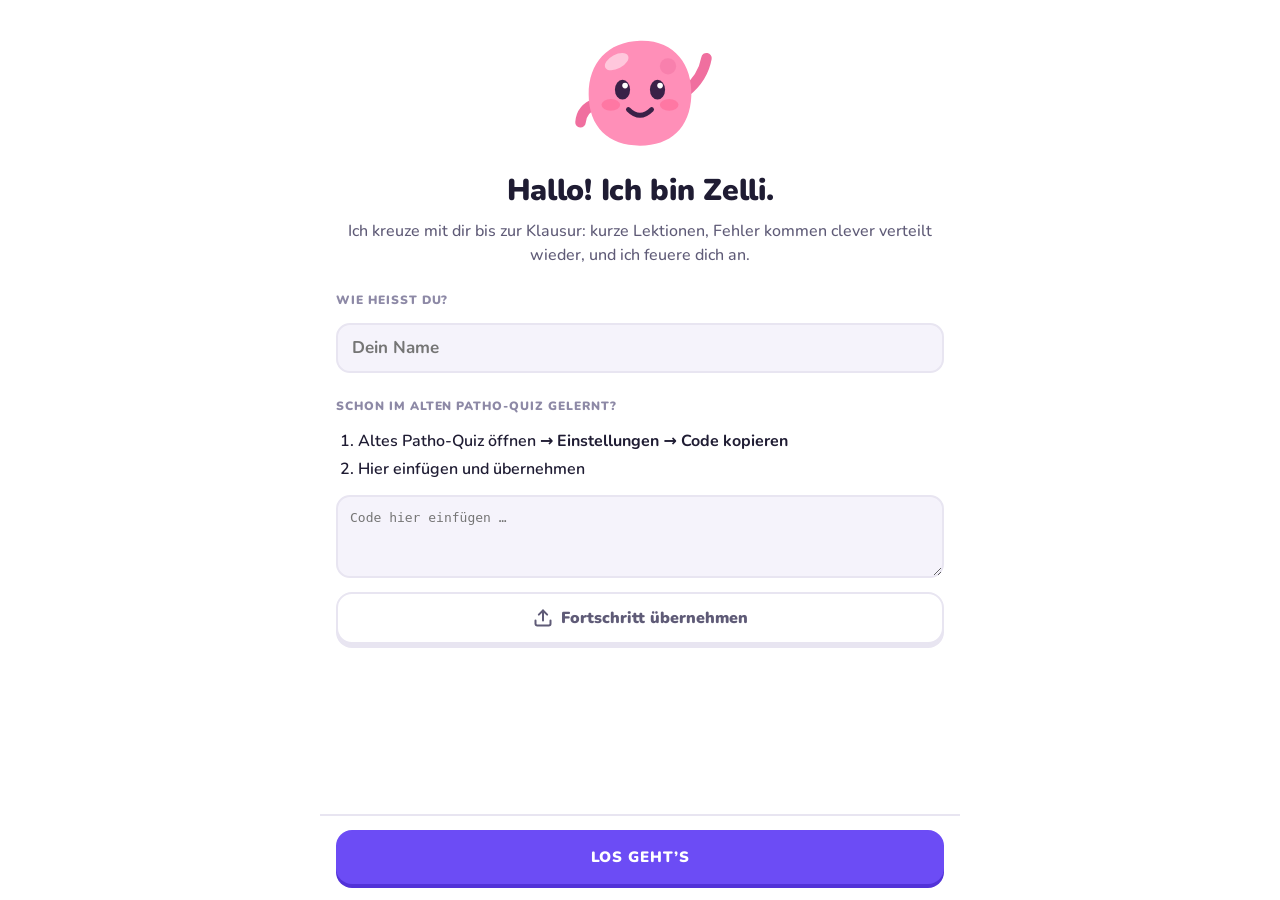
<file: index.html>
<!doctype html>
<html lang="de">
<head>
  <meta charset="utf-8">
  <meta name="viewport" content="width=device-width, initial-scale=1, viewport-fit=cover">
  <title>Patho-Quiz Plus</title>
  <meta name="robots" content="noindex">
  <meta name="description" content="Quiz zur Klinischen Pathologie – Altfragen und eigene Fragen mit Erklärungen.">
  <meta name="theme-color" content="#ffffff">
  <meta name="apple-mobile-web-app-capable" content="yes">
  <meta name="mobile-web-app-capable" content="yes">
  <meta name="apple-mobile-web-app-status-bar-style" content="default">
  <meta name="apple-mobile-web-app-title" content="Patho-Quiz+">
  <link rel="manifest" href="manifest.webmanifest">
  <link rel="icon" type="image/png" href="icons/icon-192.png">
  <link rel="apple-touch-icon" href="icons/apple-touch-icon.png">
  <link rel="stylesheet" href="css/style.css">
</head>
<body>
  <div id="app"></div>
  <noscript>Bitte JavaScript aktivieren, um das Quiz zu nutzen.</noscript>
  <script src="data/chapters.js"></script>
  <script src="data/kap01-tumor.js"></script>
  <script src="data/kap02-immun.js"></script>
  <script src="data/kap03-haemato.js"></script>
  <script src="data/kap04-herz.js"></script>
  <script src="data/kap05-gefaesse.js"></script>
  <script src="data/kap06-lunge.js"></script>
  <script src="data/kap07-magen.js"></script>
  <script src="data/kap08-kolon.js"></script>
  <script src="data/kap09-leber.js"></script>
  <script src="data/kap10-niere.js"></script>
  <script src="data/kap11-uro.js"></script>
  <script src="data/kap12-schilddruese.js"></script>
  <script src="data/kap13-mamma.js"></script>
  <script src="data/kap14-gyn.js"></script>
  <script src="data/kap15-knochen.js"></script>
  <script src="data/kap16-neuro.js"></script>
  <script src="data/kap17-kopf-hals.js"></script>
  <script src="js/store.js"></script>
  <script src="js/quiz.js"></script>
  <script src="js/app.js"></script>
</body>
</html>
</file>
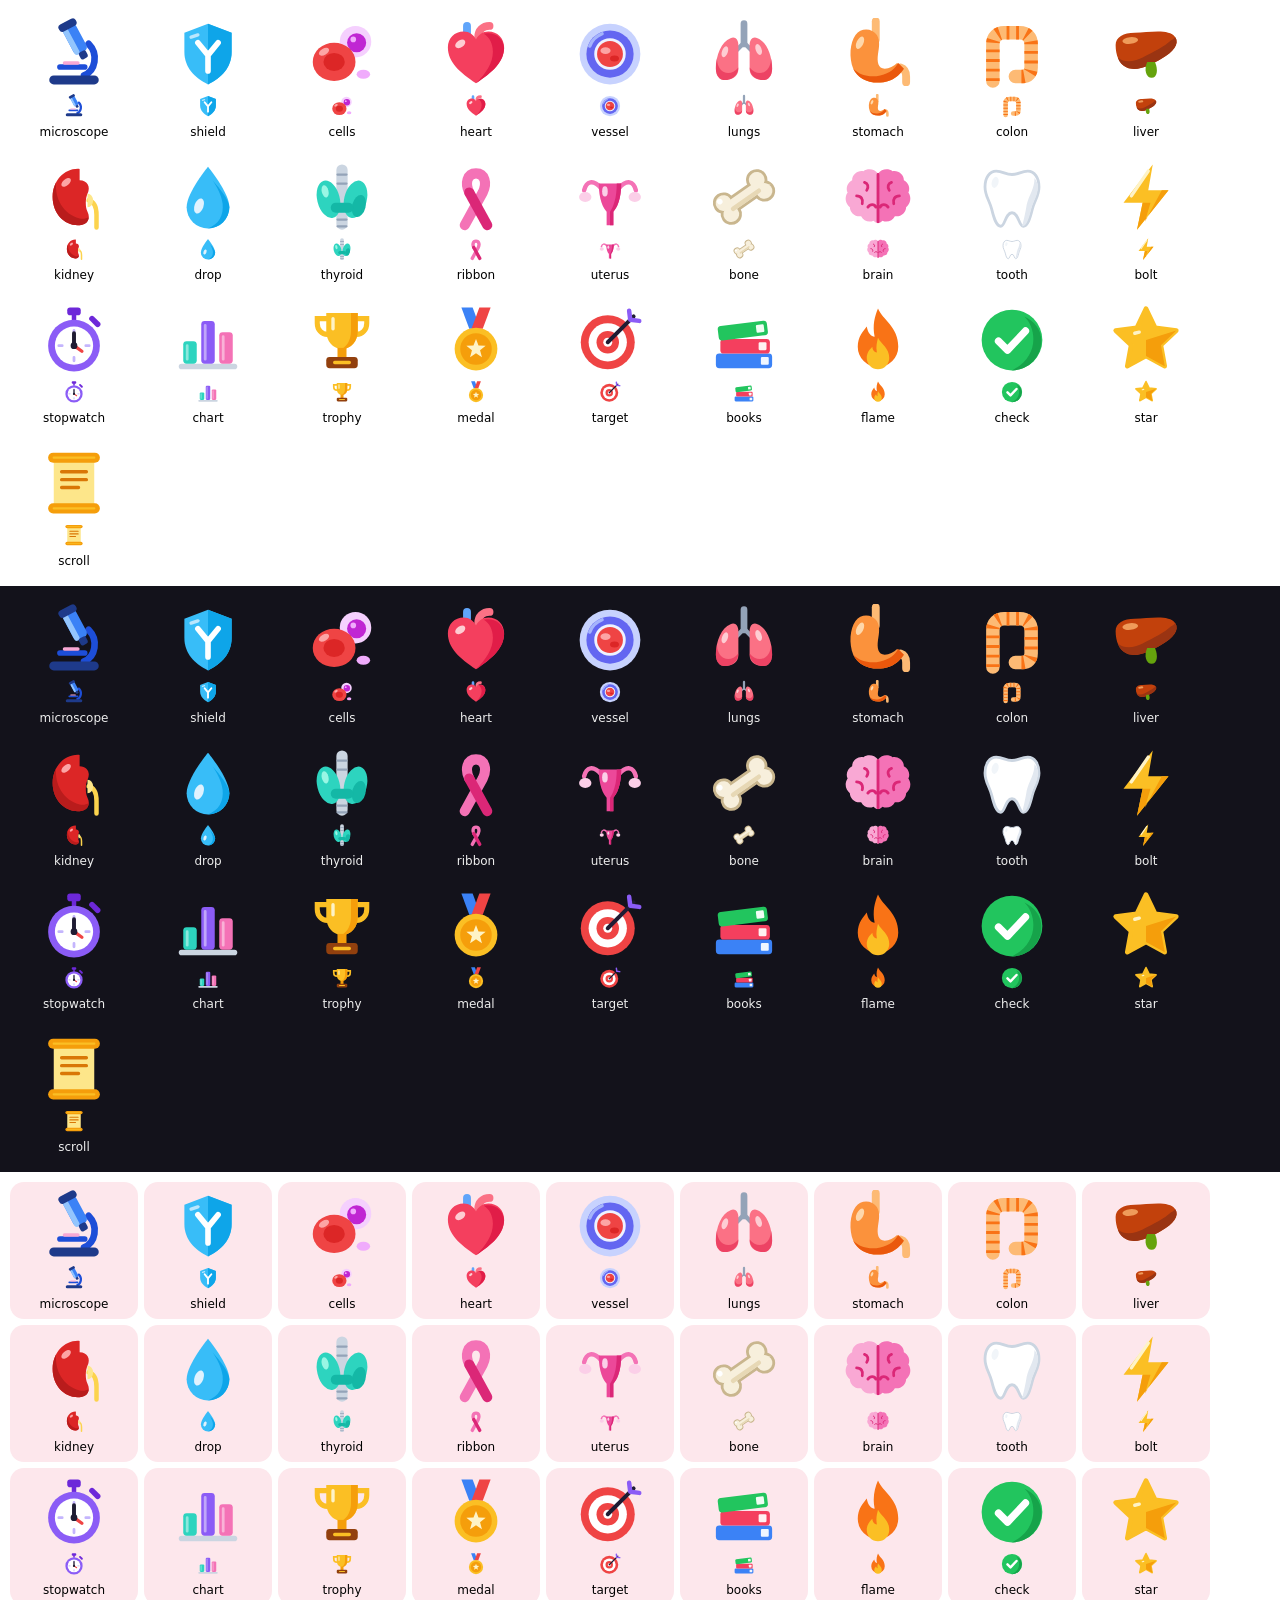
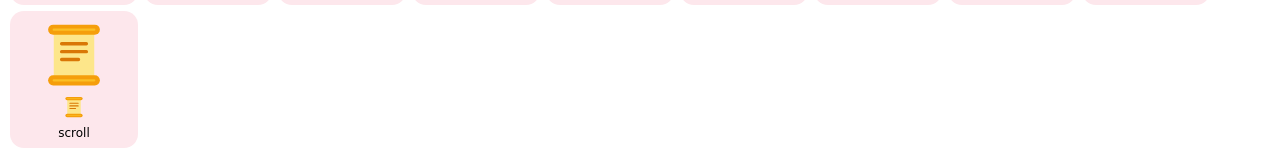
<file: tests/art.html>
<!doctype html><html lang="de"><head><meta charset="utf-8"><title>Bilder-Vorschau</title>
<style>body{margin:0;font:12px system-ui}.row{display:flex;flex-wrap:wrap;gap:6px;padding:10px}.cell{width:112px;display:flex;flex-direction:column;align-items:center;gap:4px;padding:8px;border-radius:14px}.light{background:#fff}.dark{background:#13121b;color:#eee}.tint .cell{background:#fde7ec}img.b{width:72px;height:72px}img.s{width:24px;height:24px}</style></head><body>
<script>
const names='microscope shield cells heart vessel lungs stomach colon liver kidney drop thyroid ribbon uterus bone brain tooth bolt stopwatch chart trophy medal target books flame check star scroll '.trim().split(/\s+/);
for (const mode of ['light','dark','tint']) {
  const row=document.createElement('div'); row.className='row '+(mode==='dark'?'dark':'light')+(mode==='tint'?' tint':'');
  for (const n of names) { const c=document.createElement('div'); c.className='cell'; c.innerHTML='<img class="b" src="../img/'+n+'.svg"><div><img class="s" src="../img/'+n+'.svg"></div><span>'+n+'</span>'; row.append(c); }
  document.body.append(row);
}
</script></body></html>
</file>
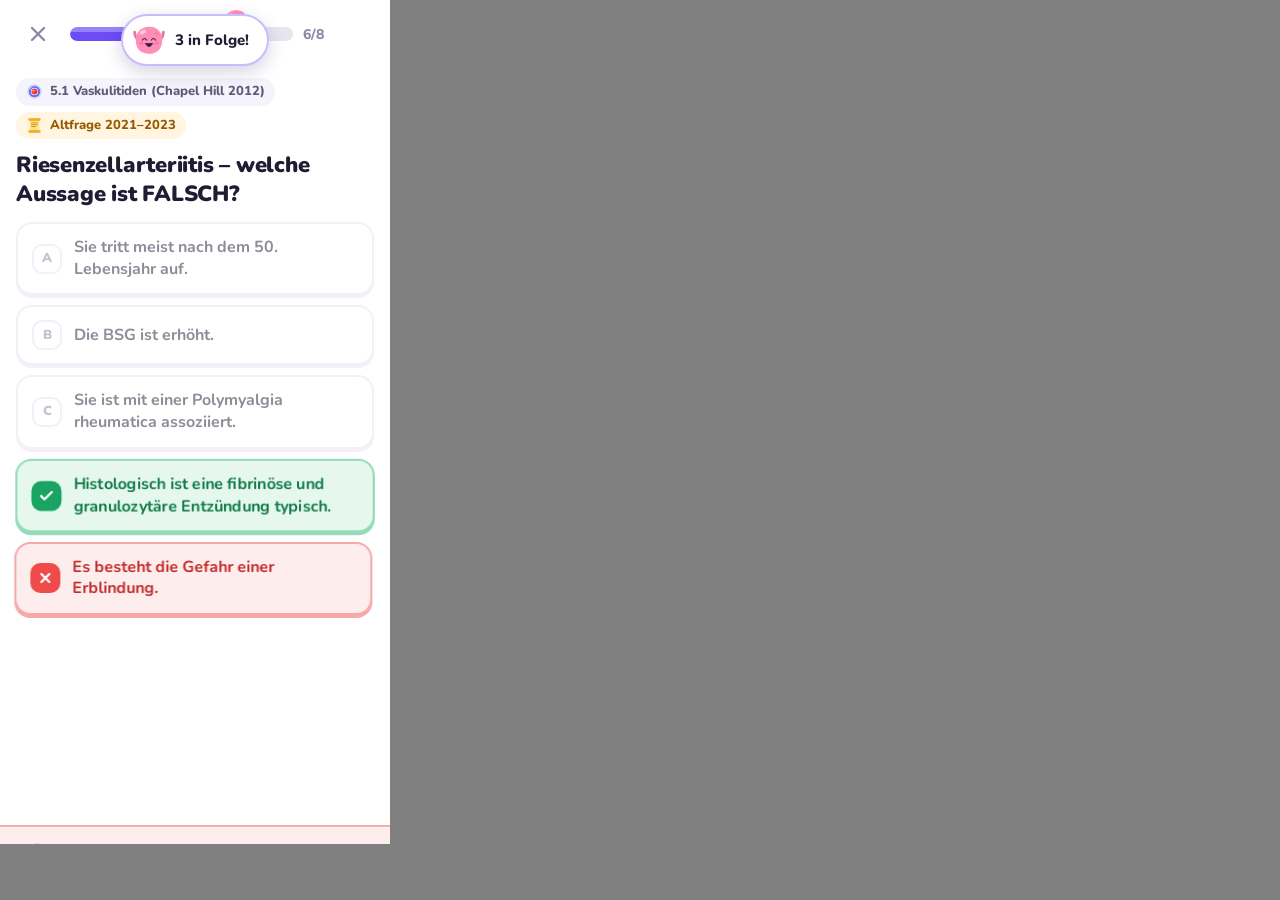
<file: tests/phone.html>
<!doctype html>
<html lang="de">
<head>
  <meta charset="utf-8">
  <title>Handy-Rahmen</title>
  <style>
    html, body { margin: 0; background: #808080; }
    iframe { display: block; border: 0; width: 390px; }
  </style>
</head>
<body>
  <!-- Renders ui.html at iPhone width (headless Edge otherwise forces ≥ 492 px). Usage: phone.html?h=844&q=shot=quiz-single -->
  <iframe id="f"></iframe>
  <script>
    const p = new URLSearchParams(location.search);
    const f = document.getElementById('f');
    f.style.height = (p.get('h') || 844) + 'px';
    f.src = 'ui.html?' + (p.get('q') || '');
  </script>
</body>
</html>
</file>
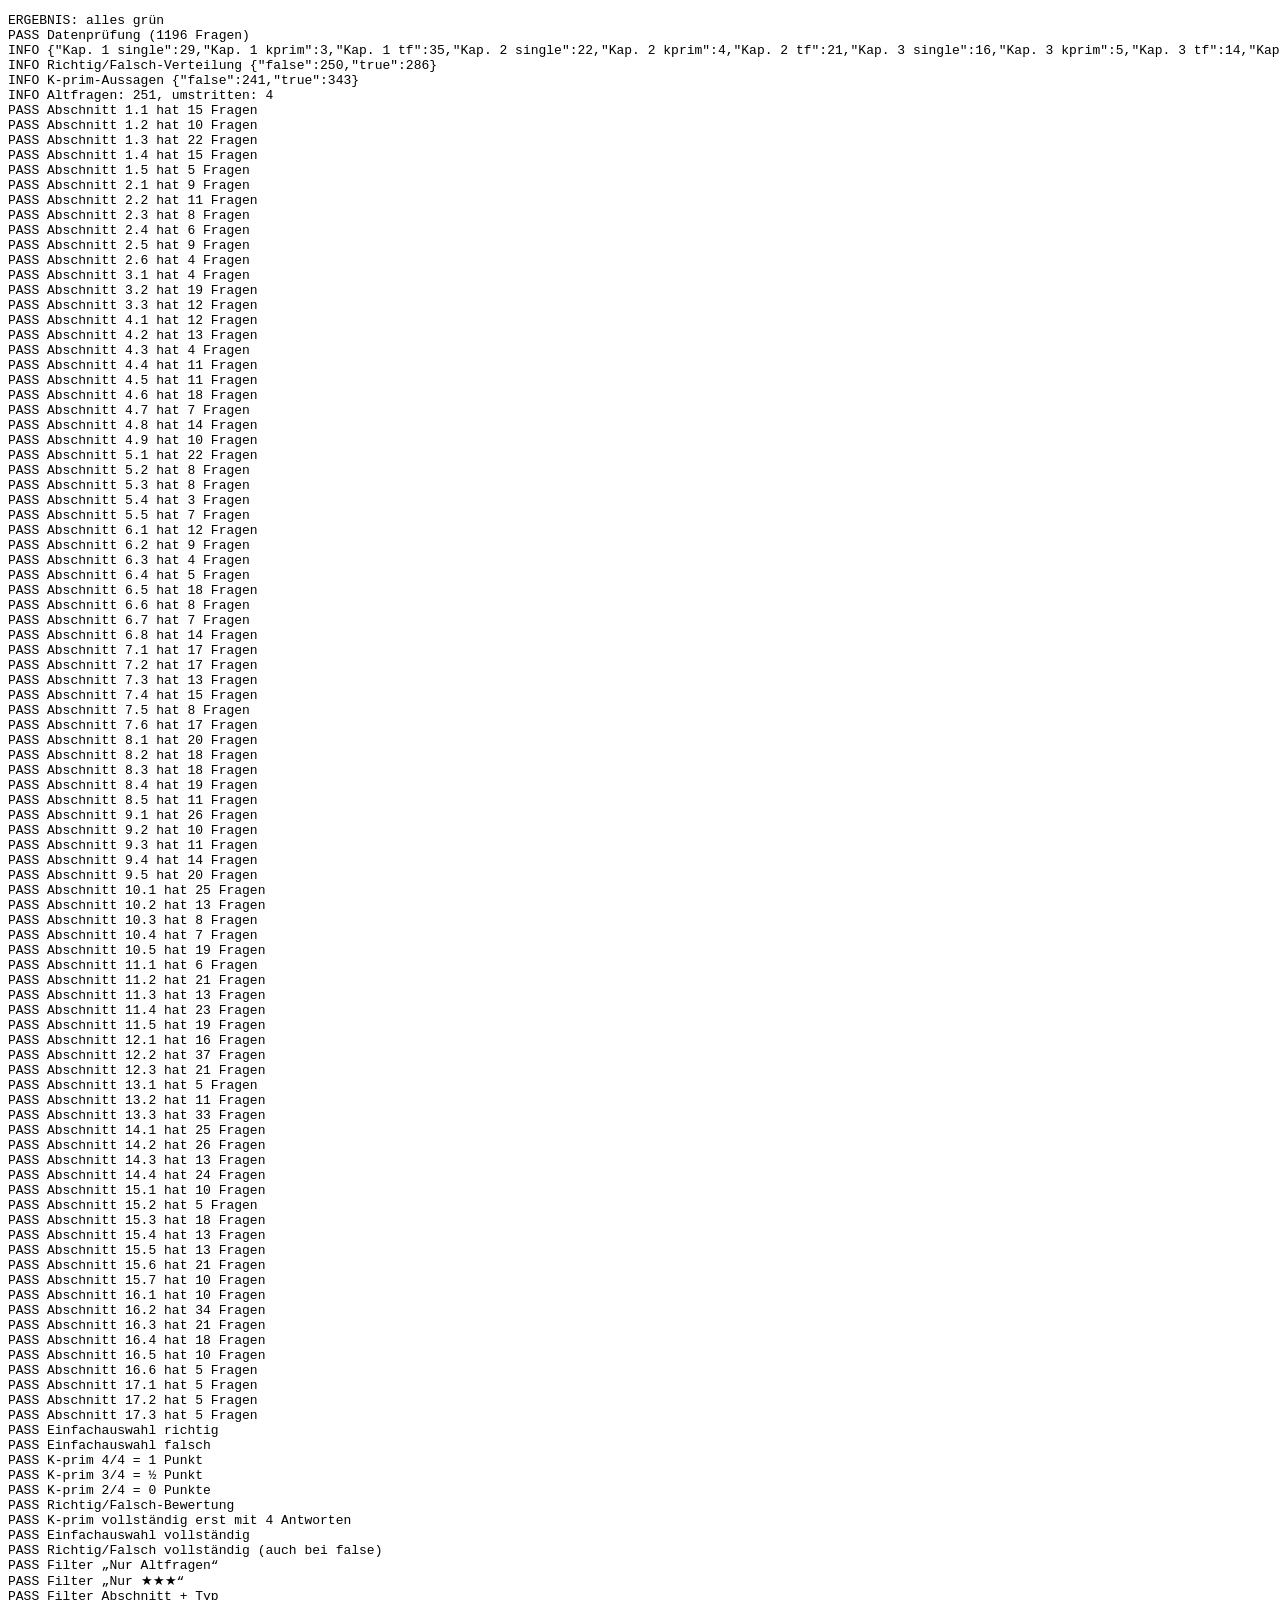
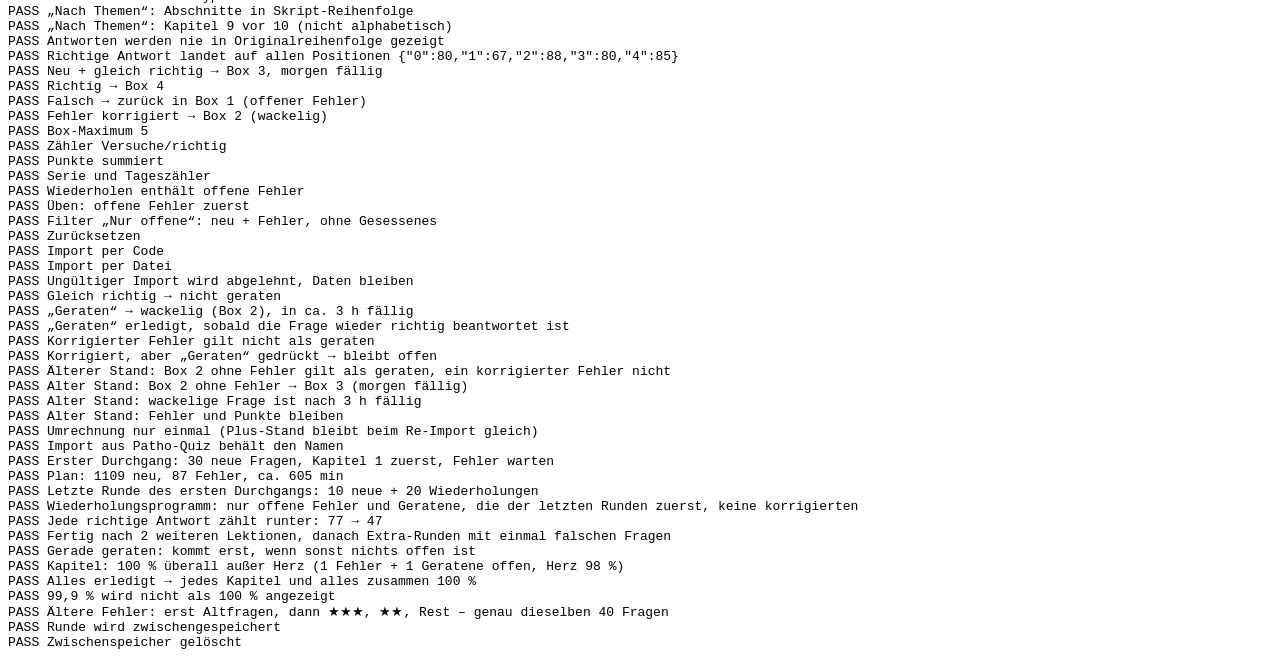
<file: tests/test.html>
<!doctype html>
<html lang="de">
<head><meta charset="utf-8"><title>Patho-Quiz – Daten- & Logiktests</title></head>
<body>
<pre id="out">läuft …</pre>
<script>try { localStorage.clear(); } catch (e) {}</script>
<script src="../data/chapters.js"></script>
<script src="../data/kap01-tumor.js"></script>
<script src="../data/kap02-immun.js"></script>
<script src="../data/kap03-haemato.js"></script>
<script src="../data/kap04-herz.js"></script>
<script src="../data/kap05-gefaesse.js"></script>
<script src="../data/kap06-lunge.js"></script>
<script src="../data/kap07-magen.js"></script>
<script src="../data/kap08-kolon.js"></script>
<script src="../data/kap09-leber.js"></script>
<script src="../data/kap10-niere.js"></script>
<script src="../data/kap11-uro.js"></script>
<script src="../data/kap12-schilddruese.js"></script>
<script src="../data/kap13-mamma.js"></script>
<script src="../data/kap14-gyn.js"></script>
<script src="../data/kap15-knochen.js"></script>
<script src="../data/kap16-neuro.js"></script>
<script src="../data/kap17-kopf-hals.js"></script>
<script src="../js/store.js"></script>
<script src="../js/quiz.js"></script>
<script>
(function () {
  const lines = [];
  let fails = 0;
  function ok(cond, msg) { if (!cond) fails++; lines.push((cond ? 'PASS ' : 'FAIL ') + msg); }
  window.onerror = (m, src, l) => { fails++; lines.push('FAIL JS-Fehler: ' + m + ' @' + src + ':' + l); };

  /* ---------- Data ---------- */
  const pageRange = { 1: [4, 6], 2: [7, 9], 3: [10, 11], 4: [12, 15], 5: [16, 18], 6: [19, 22], 7: [23, 25], 8: [26, 28], 9: [29, 31], 10: [32, 35], 11: [36, 38], 12: [39, 41], 13: [42, 43], 14: [44, 46], 15: [47, 51], 16: [52, 56], 17: [57, 57] };
  const ids = new Set();
  const problems = [];
  const quotesBalanced = s => (s.match(/„/g) || []).length === (s.match(/“/g) || []).length;
  const texts = q => [q.q, q.ex, q.dis || ''].concat(q.opts || [], (q.st || []).map(x => x[0]));

  PQ.questions.forEach(q => {
    const p = msg => problems.push(q.id + ': ' + msg);
    if (ids.has(q.id)) p('doppelte ID');
    ids.add(q.id);
    const sec = PQ.sections[q.sec];
    if (!sec) p('unbekannter Abschnitt ' + q.sec);
    else if (sec.chapter !== q.chapter) p('Abschnitt gehört nicht zum Kapitel');
    if (!q.q || !q.ex) p('Fragetext oder Erklärung fehlt');
    const pages = String(q.p).split('–').map(Number);
    const [lo, hi] = pageRange[q.chapter];
    if (pages.some(n => !(n >= lo && n <= hi))) p('Seite ' + q.p + ' außerhalb ' + lo + '–' + hi);
    texts(q).forEach(t => {
      if (typeof t !== 'string') return;
      if (!quotesBalanced(t)) p('Anführungszeichen unausgeglichen: ' + t);
      if (/\s{2,}/.test(t)) p('doppeltes Leerzeichen: ' + t);
      if (t !== t.trim()) p('Leerzeichen am Rand: ' + t);
    });
    switch (q.type) {
      case 'single':
        if (!Array.isArray(q.opts) || q.opts.length < 3 || q.opts.length > 5) p('3–5 Optionen erwartet');
        else {
          if (!(Number.isInteger(q.a) && q.a >= 0 && q.a < q.opts.length)) p('Lösungsindex ungültig');
          if (new Set(q.opts).size !== q.opts.length) p('doppelte Optionen');
        }
        break;
      case 'kprim':
        if (!Array.isArray(q.st) || q.st.length !== 4) p('K-prim braucht 4 Aussagen');
        else {
          q.st.forEach((s, i) => { if (typeof s[0] !== 'string' || typeof s[1] !== 'boolean') p('Aussage ' + (i + 1) + ' ungültig'); });
          if (new Set(q.st.map(s => s[0])).size !== 4) p('doppelte Aussagen');
        }
        break;
      case 'tf':
        if (typeof q.a !== 'boolean') p('Richtig/Falsch-Lösung fehlt');
        break;
      default:
        p('unbekannter Typ ' + q.type);
    }
  });
  ok(problems.length === 0, 'Datenprüfung (' + PQ.questions.length + ' Fragen)' + (problems.length ? ':\n  ' + problems.join('\n  ') : ''));

  const byType = {};
  PQ.questions.forEach(q => { const k = 'Kap. ' + q.chapter + ' ' + q.type; byType[k] = (byType[k] || 0) + 1; });
  lines.push('INFO ' + JSON.stringify(byType));
  const tfBalance = PQ.questions.filter(q => q.type === 'tf').reduce((a, q) => (a[q.a] = (a[q.a] || 0) + 1, a), {});
  lines.push('INFO Richtig/Falsch-Verteilung ' + JSON.stringify(tfBalance));
  const kpBalance = PQ.questions.filter(q => q.type === 'kprim').flatMap(q => q.st.map(s => s[1])).reduce((a, v) => (a[v] = (a[v] || 0) + 1, a), {});
  lines.push('INFO K-prim-Aussagen ' + JSON.stringify(kpBalance));
  lines.push('INFO Altfragen: ' + PQ.questions.filter(q => q.alt).length + ', umstritten: ' + PQ.questions.filter(q => q.dis).length);
  PQ.chapters.filter(c => c.available).forEach(c => c.sections.forEach(s => {
    const n = PQ.questions.filter(q => q.sec === s.id).length;
    ok(n >= 3, 'Abschnitt ' + s.id + ' hat ' + n + ' Fragen');
  }));

  /* ---------- Scoring ---------- */
  const Q = PQ.quiz;
  const single = PQ.questions.find(q => q.type === 'single');
  ok(Q.evaluate(single, single.a).correct && Q.evaluate(single, single.a).score === 1, 'Einfachauswahl richtig');
  ok(!Q.evaluate(single, (single.a + 1) % single.opts.length).correct, 'Einfachauswahl falsch');
  const kp = PQ.questions.find(q => q.type === 'kprim');
  const truth = kp.st.map(s => s[1]);
  ok(Q.evaluate(kp, truth).score === 1 && Q.evaluate(kp, truth).correct, 'K-prim 4/4 = 1 Punkt');
  const three = truth.slice(); three[0] = !three[0];
  ok(Q.evaluate(kp, three).score === 0.5 && !Q.evaluate(kp, three).correct, 'K-prim 3/4 = ½ Punkt');
  const two = three.slice(); two[1] = !two[1];
  ok(Q.evaluate(kp, two).score === 0, 'K-prim 2/4 = 0 Punkte');
  const tf = PQ.questions.find(q => q.type === 'tf');
  ok(Q.evaluate(tf, tf.a).correct && !Q.evaluate(tf, !tf.a).correct, 'Richtig/Falsch-Bewertung');

  ok(!Q.isComplete(kp, [true, false, null, true]) && Q.isComplete(kp, [true, false, false, true]), 'K-prim vollständig erst mit 4 Antworten');
  ok(Q.isComplete(single, 0) && !Q.isComplete(single, null), 'Einfachauswahl vollständig');
  ok(Q.isComplete(tf, false) && !Q.isComplete(tf, null), 'Richtig/Falsch vollständig (auch bei false)');

  /* ---------- Filters & rounds ---------- */
  const allSecs = Object.keys(PQ.sections);
  const alt = Q.filter({ sections: allSecs, types: ['single', 'kprim', 'tf'], altOnly: true });
  ok(alt.length > 0 && alt.every(q => q.alt), 'Filter „Nur Altfragen“');
  const s3 = Q.filter({ sections: allSecs, types: ['single', 'kprim', 'tf'], minStars: 3 });
  ok(s3.length > 0 && s3.every(q => q.stars === 3), 'Filter „Nur ★★★“');
  const onlyKp = Q.filter({ sections: ['4.2'], types: ['kprim'] });
  ok(onlyKp.length > 0 && onlyKp.every(q => q.sec === '4.2' && q.type === 'kprim'), 'Filter Abschnitt + Typ');
  const order4 = PQ.chapters.find(c => c.id === 4).sections.map(s => s.id);
  const bs = Q.bySection(Q.shuffle(PQ.questions.filter(q => q.chapter === 4)));
  ok(bs.length === PQ.questions.filter(q => q.chapter === 4).length &&
    bs.every((q, i) => i === 0 || order4.indexOf(bs[i - 1].sec) <= order4.indexOf(q.sec)), '„Nach Themen“: Abschnitte in Skript-Reihenfolge');
  const cross = Q.bySection([PQ.byId['k10-01'], PQ.byId['k9-01']]);
  ok(cross[0].id === 'k9-01', '„Nach Themen“: Kapitel 9 vor 10 (nicht alphabetisch)');

  let identical = 0;
  for (let i = 0; i < 200; i++) {
    const sess = Q.createSession('practice', [single]);
    if (sess.views[0].order.every((v, j) => v === j)) identical++;
  }
  ok(identical === 0, 'Antworten werden nie in Originalreihenfolge gezeigt');
  const firstPos = {};
  for (let i = 0; i < 400; i++) {
    const pos = Q.createSession('practice', [single]).views[0].order.indexOf(single.a);
    firstPos[pos] = (firstPos[pos] || 0) + 1;
  }
  ok(Object.keys(firstPos).length === single.opts.length, 'Richtige Antwort landet auf allen Positionen ' + JSON.stringify(firstPos));

  /* ---------- Flashcards ---------- */
  const S = PQ.store;
  const id = 'k4-01';
  S.record(id, true, 10);
  ok(S.get(id).b === 3 && S.get(id).d > Date.now() && !S.isDue(id), 'Neu + gleich richtig → Box 3, morgen fällig');
  S.record(id, true, 10);
  ok(S.get(id).b === 4, 'Richtig → Box 4');
  S.record(id, false, 0);
  ok(S.get(id).b === 1 && S.isMistake(id), 'Falsch → zurück in Box 1 (offener Fehler)');
  S.record(id, true, 10);
  ok(S.get(id).b === 2 && !S.isMistake(id) && S.isShaky(id), 'Fehler korrigiert → Box 2 (wackelig)');
  for (let i = 0; i < 6; i++) S.record(id, true, 0);
  ok(S.get(id).b === 5, 'Box-Maximum 5');
  ok(S.get(id).n === 10 && S.get(id).c === 9, 'Zähler Versuche/richtig');
  ok(S.points() === 30, 'Punkte summiert');
  ok(S.streak() === 1 && S.todayCount() === 10, 'Serie und Tageszähler');

  S.record('k4-02', false, 0);
  const pool = Q.reviewPool();
  ok(pool.length === 1 && pool[0].id === 'k4-02', 'Wiederholen enthält offene Fehler');
  const prio = Q.prioritize(PQ.questions.filter(q => q.chapter === 4));
  ok(prio[0].id === 'k4-02', 'Üben: offene Fehler zuerst');
  const open = Q.filter({ sections: allSecs, types: ['single', 'kprim', 'tf'], openOnly: true });
  ok(open.length === PQ.questions.length - 1 && !open.some(q => q.id === id) && open.some(q => q.id === 'k4-02'),
    'Filter „Nur offene“: neu + Fehler, ohne Gesessenes');

  const code = S.exportCode();
  const file = S.exportData();
  S.reset();
  ok(!S.get(id) && S.points() === 0, 'Zurücksetzen');
  S.importData(code);
  ok(S.get(id) && S.get(id).b === 5 && S.points() === 30, 'Import per Code');
  S.reset();
  S.importData(file);
  ok(S.get(id) && S.get(id).b === 5, 'Import per Datei');
  let threw = false;
  try { S.importData('Unsinn'); } catch (e) { threw = true; }
  ok(threw && S.get(id), 'Ungültiger Import wird abgelehnt, Daten bleiben');

  /* ---------- Learning plan: guessed, old progress, spread reviews, repeat in the round ---------- */
  S.reset();
  S.record('k4-03', true, 10);
  ok(!S.isGuessed('k4-03'), 'Gleich richtig → nicht geraten');
  S.markGuessed('k4-03');
  ok(S.isShaky('k4-03') && S.isGuessed('k4-03') && Q.mastery('k4-03') === 'learning' && !S.isDue('k4-03'), '„Geraten“ → wackelig (Box 2), in ca. 3 h fällig');
  S.record('k4-03', true, 10);
  ok(!S.isGuessed('k4-03'), '„Geraten“ erledigt, sobald die Frage wieder richtig beantwortet ist');
  S.record('k4-06', false, 0);
  S.record('k4-06', true, 10);
  ok(!S.isGuessed('k4-06'), 'Korrigierter Fehler gilt nicht als geraten');
  S.markGuessed('k4-06');
  ok(S.isGuessed('k4-06'), 'Korrigiert, aber „Geraten“ gedrückt → bleibt offen');
  // Progress from before the mark: a box 2 never answered wrong can only be a guess
  S.importData(JSON.stringify({ v: 1, sched: 2, points: 0, days: {}, settings: {}, prefs: {},
    q: { 'k4-01': { b: 2, d: 0, n: 1, c: 1, l: 1, t: 1 }, 'k4-02': { b: 2, d: 0, n: 2, c: 1, l: 1, t: 1 } } }));
  ok(S.isGuessed('k4-01') && !S.isGuessed('k4-02'), 'Älterer Stand: Box 2 ohne Fehler gilt als geraten, ein korrigierter Fehler nicht');
  S.reset();

  // Progress from Patho-Quiz (schedule v1): box 2 never answered wrong → box 3; due dates counted from the last answer
  const HOUR = 3600000;
  const t0 = Date.now() - 5 * HOUR;
  S.importData(JSON.stringify({
    v: 1, points: 50, days: {}, settings: { theme: 'auto', dailyGoal: 300 }, prefs: {},
    q: {
      'k4-01': { b: 2, d: Date.now() + 9e8, n: 1, c: 1, l: 1, t: t0 },
      'k4-02': { b: 2, d: Date.now() + 9e8, n: 2, c: 1, l: 1, t: t0 },
      'k4-03': { b: 1, d: 0, n: 1, c: 0, l: 0, t: t0 },
      'k4-04': { b: 5, d: Date.now() + 9e8, n: 4, c: 4, l: 1, t: t0 }
    }
  }));
  ok(S.get('k4-01').b === 3 && !S.isDue('k4-01'), 'Alter Stand: Box 2 ohne Fehler → Box 3 (morgen fällig)');
  ok(S.get('k4-02').b === 2 && S.isDue('k4-02'), 'Alter Stand: wackelige Frage ist nach 3 h fällig');
  ok(S.isMistake('k4-03') && S.get('k4-04').b === 5 && S.points() === 50, 'Alter Stand: Fehler und Punkte bleiben');
  const code2 = S.exportCode();
  S.importData(code2);
  ok(S.get('k4-01').b === 3 && S.get('k4-02').b === 2, 'Umrechnung nur einmal (Plus-Stand bleibt beim Re-Import gleich)');
  S.setting('name', 'Testname');
  S.importData(code2);
  ok(S.setting('name') === 'Testname', 'Import aus Patho-Quiz behält den Namen');

  // First pass: lessons of only new questions in chapter and topic order, even with many mistakes
  S.reset();
  const ch7 = PQ.questions.filter(q => q.chapter === 7);
  ch7.forEach(q => S.record(q.id, false, 0));
  const lesson = Q.smartLesson(30);
  ok(lesson.length === 30 && lesson.every(q => !S.get(q.id)) && lesson.every(q => q.chapter === 1),
    'Erster Durchgang: 30 neue Fragen, Kapitel 1 zuerst, Fehler warten');
  const p = Q.plan();
  ok(p.fresh === PQ.questions.filter(q => !S.get(q.id)).length && p.mistakes === ch7.length && p.minutes > 0,
    'Plan: ' + p.fresh + ' neu, ' + p.mistakes + ' Fehler, ca. ' + p.minutes + ' min');

  // Last lesson of the first pass: the remaining new ones, filled up with reviews that are never first
  const left = PQ.questions.filter(q => !S.get(q.id));
  left.slice(10).forEach(q => S.record(q.id, true, 0));
  const lastLesson = Q.smartLesson(30);
  ok(lastLesson.length === 30 && lastLesson.filter(q => !S.get(q.id)).length === 10 && !!S.get(lastLesson[1].id) === false,
    'Letzte Runde des ersten Durchgangs: 10 neue + 20 Wiederholungen');

  // Review programme: only open mistakes and open guesses, mistakes of the last rounds first, then due guesses
  left.slice(0, 10).forEach(q => S.record(q.id, true, 0));
  ch7.slice(10).forEach(q => { S.get(q.id).t = Date.now() - 5 * 3600000; });
  const corrected = ch7.slice(-15);
  corrected.forEach(q => { S.record(q.id, true, 0); S.get(q.id).d = Date.now() - 1; });
  const guessedIds = left.slice(0, 5).map(q => q.id);
  guessedIds.forEach(id => { S.markGuessed(id); S.get(id).d = Date.now() - 1; });
  const review = Q.smartLesson(30);
  const reviewIds = review.map(q => q.id);
  ok(review.length === 30 && review.every(q => S.isMistake(q.id) || S.isGuessed(q.id)) &&
    ch7.slice(0, 10).map(q => q.id).concat(guessedIds).every(id => reviewIds.includes(id)) && !corrected.some(q => reviewIds.includes(q.id)),
    'Wiederholungsprogramm: nur offene Fehler und Geratene, die der letzten Runden zuerst, keine korrigierten');

  // Every right answer takes one off, so it comes to an end; afterwards extra rounds of questions once answered wrong
  const openCount = () => { const pl = Q.plan(); return pl.mistakes + pl.guessed; };
  const before = openCount();
  review.forEach(q => S.record(q.id, true, 0));
  ok(openCount() === before - 30, 'Jede richtige Antwort zählt runter: ' + before + ' → ' + openCount());
  let rounds = 0;
  while (openCount() && rounds < 50) { Q.smartLesson(30).forEach(q => S.record(q.id, true, 0)); rounds++; }
  const extra = Q.smartLesson(30);
  ok(!openCount() && extra.length && extra.every(q => S.get(q.id).n > S.get(q.id).c),
    'Fertig nach ' + rounds + ' weiteren Lektionen, danach Extra-Runden mit einmal falschen Fragen');

  // Just guessed: only when nothing else is open
  S.reset();
  PQ.questions.forEach(q => S.record(q.id, true, 0));
  S.record('k4-01', false, 0);
  S.markGuessed('k4-05');
  ok(Q.smartLesson(1)[0].id === 'k4-01' && Q.smartLesson(30).map(q => q.id).sort().join() === 'k4-01,k4-05',
    'Gerade geraten: kommt erst, wenn sonst nichts offen ist');

  // Chapters: 100 % exactly when the review programme has nothing left there
  const chapterPct = id => Q.progress(PQ.questions.filter(q => q.chapter === id)).pct;
  ok(chapterPct(4) < 100 && Q.isOpen('k4-05') && PQ.chapters.every(c => c.id === 4 || chapterPct(c.id) === 100),
    'Kapitel: 100 % überall außer Herz (1 Fehler + 1 Geratene offen, Herz ' + chapterPct(4) + ' %)');
  S.record('k4-01', true, 0);
  S.record('k4-05', true, 0);
  ok(PQ.chapters.every(c => chapterPct(c.id) === 100) && Q.progress(PQ.questions).pct === 100 && !Q.smartLesson(30).some(q => Q.isOpen(q.id)),
    'Alles erledigt → jedes Kapitel und alles zusammen 100 %');
  ok(Q.percent(1195, 1196) === 99 && Q.percent(1196, 1196) === 100 && Q.percent(0, 0) === 0, '99,9 % wird nicht als 100 % angezeigt');

  // Older mistakes by exam relevance, even if the less important ones are older; the number of questions stays the same
  S.reset();
  PQ.questions.forEach(q => S.record(q.id, true, 0));
  const pick = f => PQ.questions.filter(f).slice(0, 10).map(q => q.id);
  const tiers = [pick(q => q.alt), pick(q => !q.alt && q.stars === 3), pick(q => !q.alt && q.stars === 2), pick(q => !q.alt && q.stars < 2)];
  tiers.slice().reverse().flat().forEach((id, i) => { S.record(id, false, 0); S.get(id).t = Date.now() - 10 * HOUR + i * 1000; });
  const openBefore = Q.plan().mistakes;
  const order = tiers.map(() => { const l = Q.smartLesson(10).map(q => q.id); l.forEach(id => S.record(id, true, 0)); return l.sort().join(); });
  ok(openBefore === 40 && order.every((l, i) => l === tiers[i].slice().sort().join()) && !Q.plan().mistakes,
    'Ältere Fehler: erst Altfragen, dann ★★★, ★★, Rest – genau dieselben 40 Fragen');
  S.reset();

  S.saveSession({ mode: 'practice', ids: ['k4-01'] });
  ok(S.loadSession().ids[0] === 'k4-01', 'Runde wird zwischengespeichert');
  S.saveSession(null);
  ok(S.loadSession() === null, 'Zwischenspeicher gelöscht');

  lines.unshift(fails ? 'ERGEBNIS: ' + fails + ' Fehler' : 'ERGEBNIS: alles grün');
  document.getElementById('out').textContent = lines.join('\n');
  try { localStorage.clear(); } catch (e) {}
})();
</script>
</body>
</html>
</file>
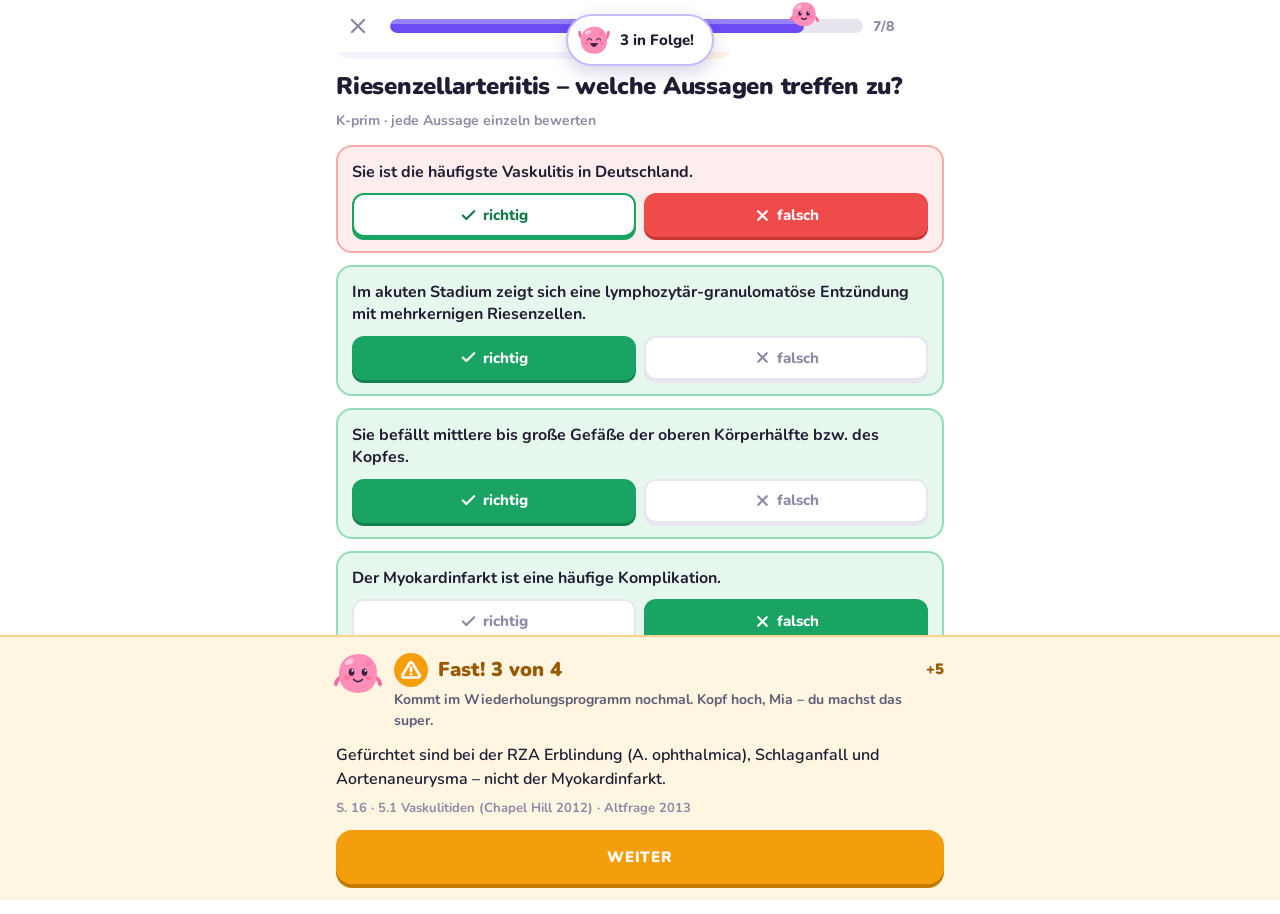
<file: tests/ui.html>
<!doctype html>
<html lang="de">
<head>
  <meta charset="utf-8">
  <meta name="viewport" content="width=device-width, initial-scale=1, viewport-fit=cover">
  <title>Patho-Quiz – UI-Test</title>
  <link rel="stylesheet" href="../css/style.css">
</head>
<body>
<div id="app"></div>
<pre id="ui-out" style="white-space:pre-wrap;font-size:12px;padding:16px">läuft …</pre>
<script>
  // Clean start; ?shot=… stops at a checkpoint (for screenshots), ?theme=dark|light forces the color scheme
  try { localStorage.clear(); } catch (e) {}
  history.replaceState(null, '', location.pathname + location.search);
  window.__errors = [];
  window.addEventListener('error', e => window.__errors.push(e.message + ' @' + (e.filename || '').split('/').pop() + ':' + e.lineno));
  window.confirm = () => true;
</script>
<script src="../data/chapters.js"></script>
<script src="../data/kap01-tumor.js"></script>
<script src="../data/kap02-immun.js"></script>
<script src="../data/kap03-haemato.js"></script>
<script src="../data/kap04-herz.js"></script>
<script src="../data/kap05-gefaesse.js"></script>
<script src="../data/kap06-lunge.js"></script>
<script src="../data/kap07-magen.js"></script>
<script src="../data/kap08-kolon.js"></script>
<script src="../data/kap09-leber.js"></script>
<script src="../data/kap10-niere.js"></script>
<script src="../data/kap11-uro.js"></script>
<script src="../data/kap12-schilddruese.js"></script>
<script src="../data/kap13-mamma.js"></script>
<script src="../data/kap14-gyn.js"></script>
<script src="../data/kap15-knochen.js"></script>
<script src="../data/kap16-neuro.js"></script>
<script src="../data/kap17-kopf-hals.js"></script>
<script src="../js/store.js"></script>
<script src="../js/quiz.js"></script>
<script>
  PQ.ASSET_BASE = '../';
  if (new URLSearchParams(location.search).get('theme')) PQ.store.setting('theme', new URLSearchParams(location.search).get('theme'));
</script>
<script src="../js/app.js"></script>
<script>
(async function () {
  const params = new URLSearchParams(location.search);
  const shot = params.get('shot');
  const out = document.getElementById('ui-out');
  const lines = [];
  let fails = 0;
  const sleep = ms => new Promise(r => setTimeout(r, ms));
  const $ = (sel, root) => (root || document).querySelector(sel);
  const $$ = (sel, root) => [...(root || document).querySelectorAll(sel)];
  const ok = (c, m) => { if (!c) fails++; lines.push((c ? 'PASS ' : 'FAIL ') + m); };
  const btn = text => $$('button').find(b => b.textContent.trim().startsWith(text));
  const nav = async hash => { location.hash = hash; await sleep(40); };
  const cp = name => { if (shot === name) { out.hidden = true; throw 'STOP'; } };
  const session = () => PQ.app.getSession();
  const cur = () => PQ.byId[session().ids[session().idx]];
  const ALL = Object.keys(PQ.sections);
  const TYPES = ['single', 'kprim', 'tf'];
  const next = () => (btn('Weiter') || btn('Zur Auswertung')).click();
  const inDays = n => { const d = new Date(); d.setDate(d.getDate() + n); return PQ.store.dayKey(d.getTime()); };
  const imgsOk = async label => {
    await sleep(80);
    const imgs = $$('img.art');
    const bad = imgs.filter(i => !i.complete || !i.naturalWidth).map(i => i.getAttribute('src'));
    ok(imgs.length > 0 && !bad.length, label + ': ' + imgs.length + ' Bilder geladen' + (bad.length ? ', fehlen: ' + bad.join(', ') : ''));
  };

  async function answer(correct) {
    const q = cur();
    if (q.type === 'single') {
      const target = correct ? q.opts[q.a] : q.opts.find((o, i) => i !== q.a);
      $$('.opt').find(b => $('.opt-text', b).textContent === target).click();
    } else if (q.type === 'tf') {
      const want = correct ? q.a : !q.a;
      $$('.tf-btn').find(b => b.textContent.includes(want ? 'Richtig' : 'Falsch')).click();
    } else if (q.type === 'kprim') {
      q.st.forEach((st, i) => {
        const want = correct || i > 0 ? st[1] : !st[1];
        $$('.kp-btn', $$('.kp-row')[i])[want ? 0 : 1].click();
      });
    }
    await sleep(10);
  }

  async function playThrough(n, correct) {
    for (let i = 0; i < n; i++) {
      await answer(correct);
      btn('Prüfen').click();
      await sleep(10);
      next();
      await sleep(20);
    }
  }

  try {
    /* ---------- First start: welcome ---------- */
    await sleep(50);
    ok($('.welcome-hero') && $('.mascot-welcome') && $('textarea.code'), 'Erster Start: Begrüßung mit Maskottchen, Name und Code-Übernahme');
    cp('welcome');
    $('.welcome .input').value = 'Mia';
    btn('Los geht').click();
    await sleep(40);
    ok(PQ.store.setting('name') === 'Mia' && PQ.store.pref('welcomed') && $('.hero'), 'Name gespeichert, weiter zur Startseite');

    /* ---------- Home ---------- */
    PQ.store.setting('examDate', inDays(3)); // the plan strip shows up to 6 days before the exam
    PQ.app.route();
    await sleep(30);
    ok($('.logo') && $('.hero .mascot'), 'Startseite mit Maskottchen');
    ok($('.hero-kicker') && $('.hero-kicker').textContent === 'Noch 3 Tage bis zur Klausur', 'Countdown: ' + ($('.hero-kicker') && $('.hero-kicker').textContent));
    ok(/Mia/.test($('.bubble').textContent), 'Begrüßung mit Namen: ' + $('.bubble').textContent);
    ok($('.hero-title').textContent === 'Noch ' + PQ.questions.length + ' neue Fragen' && /^Ziel: bis [A-Za-z]+abend alles einmal kreuzen · noch ca\. \d+ h/.test($('.hero-meta').textContent),
      'Plan: ' + $('.hero-title').textContent + ' · ' + $('.hero-meta').textContent);
    ok($$('.plan-day').length === 4 && $('.plan-day.today .plan-count').textContent === '0 gekreuzt' && $$('.plan-day')[3].classList.contains('exam') &&
      $$('.plan-task').map(t => t.textContent).join() === 'Neues lernen,Alles einmal,Wiederholen,Klausur', 'Plan bis zur Klausur: ' + $$('.plan-task').map(t => t.textContent).join(' → '));
    ok($$('.quick-btn').length === 3, '3 Schnellzugriffe');
    const avail = PQ.chapters.filter(c => c.available).length;
    ok($$('.tile').length === avail, avail + ' Kapitel-Kacheln');
    ok($$('.upcoming-row img').length === 17 - avail, (17 - avail) + ' kommende Kapitel als Bilder');
    ok(btn('Los geht') && !$('.hero-link'), 'Start-Button, keine Wiederholungen offen');
    await imgsOk('Startseite (alle 17 Kapitelbilder, Schnellzugriffe, Abzeichen)');
    cp('home-empty');

    /* ---------- Custom round ---------- */
    PQ.store.pref('practice', { sections: ALL, types: TYPES, count: 20 });
    await nav('#/practice');
    ok($$('.pick-ch').length === avail, 'Themenauswahl mit ' + avail + ' Kapiteln');
    ok(/^20 Fragen von \d+$/.test($('.setup-summary').textContent), 'Zusammenfassung: ' + $('.setup-summary').textContent);
    ok(!$$('.chip').some(c => /Zuordnen/.test(c.textContent)) && btn('K-prim') && btn('Richtig/Falsch'), 'Fragetypen ohne Zuordnen');
    $('.pick-toggle').click();
    await sleep(10);
    ok(!$('.pick-secs').hidden, 'Themen aufklappbar');
    cp('practice-setup');
    btn('Nur Altfragen').click();
    await sleep(10);
    const altText = $('.setup-summary').textContent;
    btn('Alle Fragen').click();
    ok(/\d+ Fragen/.test(altText), 'Filter Altfragen: ' + altText);

    /* ---------- Practice: each question type right and wrong; wrong ones come back in the round ---------- */
    PQ.app.startSession('practice', ['k4-02', 'k4-43', 'k4-t10', 'k4-03', 'k4-09', 'k5-02', 'k5-01', 'k5-t02'].map(id => PQ.byId[id]), { origin: { kind: 'custom' } });
    await sleep(40);
    ok($('.q-text'), 'Quiz zeigt Frage');
    ok($('.quiz-top .mascot-runner') && $('.runner-say') && /Los geht|Auf geht|schaffst|[Kk]reuzen/.test($('.runner-say').textContent), 'Zelli sitzt auf dem Fortschrittsbalken und feuert an: ' + ($('.runner-say') && $('.runner-say').textContent));
    const plan = [true, true, true, true, false, false, false, false];
    for (let i = 0; i < plan.length; i++) {
      const q = cur();
      ok(btn('Prüfen').disabled, q.id + ': Prüfen gesperrt vor Antwort');
      cp('quiz-' + q.type + (plan[i] ? '' : '-wrong'));
      await answer(plan[i]);
      ok(!btn('Prüfen').disabled, q.id + ': Prüfen aktiv nach Antwort');
      btn('Prüfen').click();
      await sleep(30);
      const fb = $('.sheet');
      const want = plan[i] ? 'ok' : q.type === 'kprim' ? 'part' : 'bad';
      const mood = plan[i] ? 'cheer' : q.type === 'kprim' ? 'happy' : 'comfort';
      ok($('.quiz-top .mascot-runner.mood-' + mood), q.id + ': Zelli auf dem Fortschrittsbalken reagiert (' + mood + ')');
      ok(fb && fb.classList.contains(want) && $('.mascot-fb', fb), q.id + ' (' + q.type + '): Rückmeldung mit Maskottchen ' + (fb && fb.className));
      ok(fb && $('.src', fb).textContent.includes('S. ' + q.p), q.id + ': Quelle mit Seite');
      ok(!btn('Prüfen'), q.id + ': Prüfen-Button ersetzt');
      if (q.dis) ok($('.dis', fb), q.id + ': Hinweis „umstritten“ sichtbar');
      if (plan[i]) ok(btn('Geraten?'), q.id + ': „Geraten?“ wird angeboten');
      else ok(/^Kommt im Wiederholungsprogramm nochmal\./.test($('.fb-cheer', fb).textContent) && session().ids.length === 8, q.id + ': Mutmach-Satz, Frage kommt im Wiederholungsprogramm, Runde bleibt bei 8');
      cp('feedback-' + q.type + (plan[i] ? '' : '-wrong'));
      next();
      await sleep(30);
    }
    ok(location.hash === '#/result', 'Auswertung nach letzter Frage, keine Wiederholung in derselben Runde');
    ok($('.rstat-val').textContent === '4/8', 'Ergebnis 4/8: ' + ($('.rstat-val') && $('.rstat-val').textContent));
    ok($('.mascot-result') && $('.result-hero .muted').textContent.startsWith('8 Fragen gekreuzt.'), 'Auswertung mit Maskottchen und Mutmach-Satz: ' + $('.result-hero .muted').textContent);
    ok($('.new-badges') && /Losgelegt/.test($('.new-badges').textContent), 'Neues Abzeichen „Losgelegt“');
    ok($('.res-plan') && /neue Fragen/.test($('.res-plan').textContent), 'Fortschritt im Plan: ' + $('.res-plan-text').textContent);
    ok($('.res-list').hidden, 'Antwortliste zunächst eingeklappt');
    btn('Antworten ansehen').click();
    ok(!$('.res-list').hidden && $$('.res-row').length === 8, '8 Antworten gelistet');
    $$('.res-row')[5].click();
    await sleep(10);
    ok(!$$('.res-detail')[5].hidden && $('.res-detail .fb-inline'), 'Detail zeigt die Erklärung');
    ok(btn('Neue Runde') && btn('Fehler (4)'), 'Aktionen: Neue Runde + Fehler (4)');
    await imgsOk('Auswertung');
    cp('result');
    ok(PQ.store.points() > 0, 'Punkte vergeben: ' + PQ.store.points());

    /* ---------- Home with progress → practice mistakes ---------- */
    await nav('#/');
    const link = $('.hero-link');
    ok(link && link.textContent === 'Lieber erst Fehler üben', 'Hero bietet Fehler an, ohne Zahl: ' + (link && link.textContent));
    ok(btn('Weiterlernen'), 'Hero-Button heißt jetzt „Weiterlernen“');
    ok($('.plan-day.today .plan-count').textContent === '8 gekreuzt', 'Plan zählt heute 8 gekreuzte Fragen');
    ok(Number($('.pill-btn').textContent) >= 1, 'Abzeichen-Zähler: ' + $('.pill-btn').textContent);
    const greet = $('.hero .bubble').textContent;
    ok(/Tipp mich an!$/.test(greet), 'Zelli lädt zum Antippen ein');
    $('.hero .zelli-btn').click();
    ok($('.hero .bubble').textContent !== greet && $('.hero .zelli-btn .mood-cheer') && PQ.store.pref('zelliTapped'), 'Antippen: Zelli hüpft und sagt etwas: ' + $('.hero .bubble').textContent);
    cp('home-progress');
    link.click();
    await sleep(40);
    ok(session().mode === 'review' && session().ids.length === 4, 'Fehlerrunde mit 4 Fragen');
    ok($('.q-again') && /Fehler abräumen|Alte Bekannte|Zweite Chance|Punkte zurück/.test($('.runner-say').textContent), 'Alter Fehler: markiert mit „Nochmal“, Zelli: ' + $('.runner-say').textContent);
    await playThrough(4, true);
    ok($('.rstat-val').textContent === '4/4', 'Fehlerrunde 4/4');
    ok((PQ.store.pref('counters') || {}).fixed === 4, 'Korrigierte Fehler gezählt: ' + JSON.stringify(PQ.store.pref('counters')));
    ok(btn('Weiterlernen'), 'Nach der Fehlerrunde: weiterlernen');

    /* ---------- Zelli in a lesson of only mistakes: comments now and then, not on every question ---------- */
    const mistakeIds = PQ.questions.filter(q => q.chapter === 6).slice(0, 20).map(q => q.id);
    mistakeIds.forEach(id => PQ.store.record(id, false, 0));
    PQ.app.startSession('practice', mistakeIds.map(id => PQ.byId[id]), { origin: { kind: 'smart' } });
    await sleep(40);
    const remarks = [];
    for (let i = 0; i < 20; i++) {
      const shown = $('.runner-say');
      if (shown) remarks.push(shown.textContent);
      await answer(true);
      btn('Prüfen').click();
      await sleep(10);
      if ($('.runner-say') && $('.runner-say') !== shown) remarks.push($('.runner-say').textContent);
      next();
      await sleep(20);
    }
    const spoken = remarks.filter(Boolean);
    ok(spoken.length >= 3 && spoken.length <= 9 && spoken.every((r, i) => !i || r !== spoken[i - 1]) && spoken.filter(r => /Die kennst du schon/.test(r)).length <= 2,
      'Fehlerrunde mit 20 Fragen: Zelli sagt nur ab und zu etwas, nie zweimal dasselbe hintereinander (' + spoken.length + '×: ' + spoken.join(' | ') + ')');
    await nav('#/');
    ok(!$('.hero-link'), 'Keine offenen Fehler mehr');

    /* ---------- Continue learning ---------- */
    btn('Weiterlernen').click();
    await sleep(40);
    ok(session().origin.kind === 'smart' && session().ids.length === 30, 'Lektion mit 30 Fragen');
    ok(session().ids.every(id => !PQ.store.get(id) || PQ.store.isMistake(id) || PQ.store.isDue(id)), 'Lektion enthält nur Neues/Fälliges');
    await playThrough(30, true);
    await sleep(300);
    ok(btn('Nächste Lektion'), 'Auswertung bietet „Nächste Lektion“');
    ok($('.confetti'), 'Konfetti bei 100 %');

    /* ---------- Badges ---------- */
    await nav('#/badges');
    const got = $$('.badge.got').map(b => $('.badge-title', b).textContent);
    ok($$('.badge').length === 17 + PQ.chapters.length && ['Losgelegt', 'Fehlerfrei', 'Heiße Serie'].every(t => got.includes(t)), 'Abzeichen: ' + got.join(', '));
    await imgsOk('Abzeichen');
    cp('badges');

    /* ---------- „Geraten?“ (guessed) ---------- */
    PQ.app.startSession('practice', ['k4-05', 'k4-12'].map(id => PQ.byId[id]), { origin: { kind: 'custom' } });
    await sleep(40);
    await answer(true);
    btn('Prüfen').click();
    await sleep(20);
    btn('Geraten?').click();
    await sleep(10);
    ok(PQ.store.isShaky('k4-05') && session().ids.length === 2 && $('.q-count').textContent === '1/2' && $('.fb-guess').disabled,
      '„Geraten?“: Frage gilt als wackelig und kommt später nochmal, Runde bleibt gleich lang');
    $('.quiz-top .icon-btn').click();
    btn('Beenden und auswerten').click();
    await sleep(30);

    /* ---------- Pause reminder after 45 minutes ---------- */
    PQ.store.pref('clock', { start: Date.now() - 50 * 60000, last: Date.now() - 60000 });
    PQ.app.startSession('practice', [PQ.byId['k4-12']], { origin: { kind: 'custom' } });
    await sleep(40);
    await playThrough(1, true);
    await sleep(1100);
    ok($('.menu.pause') && /seit 5\d Minuten/.test($('.menu.pause').textContent), 'Pausen-Erinnerung nach 45 Minuten');
    cp('pause');
    btn('Pause starten').click();
    await sleep(20);
    ok(/^[45]:\d\d$/.test($('.pause-timer').textContent), 'Pausen-Timer läuft: ' + $('.pause-timer').textContent);
    btn('Pause beenden').click();
    await sleep(20);
    ok((PQ.store.pref('badges') || {}).pause && Date.now() - PQ.store.pref('clock').start < 5000, 'Pause beendet: Uhr zurückgesetzt, Abzeichen „Pausen-Profi“');
    $('.menu.pause .btn-primary').click();
    ok(!$('.menu.pause'), 'Dialog geschlossen');

    /* ---------- Chapter page: topics, count, order ---------- */
    const herz = PQ.questions.filter(q => q.chapter === 4);
    const summary = () => $('.setup-summary').textContent;
    const seg = text => $$('.seg-btn').find(b => b.textContent === text);
    await nav('#/chapter/4');
    ok($('.ch-hero-title').textContent === 'Herz' && $$('.topic').length === 9, 'Kapitel Herz mit 9 Themen');
    ok($$('.topic.on').length === 9 && seg('Alle').classList.contains('on') && seg('Gemischt').classList.contains('on'), 'Standard: alle Themen, alle Fragen, gemischt');
    ok(summary() === herz.length + ' Fragen', 'Ganzes Kapitel: ' + summary());
    ok(btn('Nur offene') && btn('Nur Altfragen ('), 'Filter „Nur offene“ und „Nur Altfragen“');
    await imgsOk('Kapitelseite');
    cp('chapter');
    btn('Alle abwählen').click();
    ok(summary() === 'Bitte mindestens ein Thema wählen' && btn('Starten').disabled, 'Ohne Thema kein Start');
    $$('.topic')[1].click();
    $$('.topic')[7].click();
    const two = herz.filter(q => q.sec === '4.2' || q.sec === '4.8').length;
    ok(summary() === two + ' Fragen' && btn('Alle auswählen'), 'Themen 4.2 + 4.8: ' + summary());
    seg('25').click();
    seg('Nach Themen').click();
    ok(summary() === '25 Fragen von ' + two, 'Anzahl 25: ' + summary());
    cp('chapter-pick');
    btn('Starten').click();
    await sleep(40);
    const secs = session().ids.map(id => PQ.byId[id].sec);
    ok(session().origin.kind === 'chapter' && secs.length === 25 && secs.every(x => x === '4.2' || x === '4.8'), '25 Fragen aus 4.2 + 4.8 gestartet');
    ok(secs.join() === secs.slice().sort().join(), 'Nach Themen: erst 4.2, dann 4.8');
    ok($('.q-count').textContent === '1/25', 'Zähler 1/25');

    /* ---------- X: keep practicing, pause, score early ---------- */
    await playThrough(3, true);
    ok($('.q-count').textContent === '4/25', 'Zähler nach 3 Antworten: 4/25');
    $('.quiz-top .icon-btn').click();
    await sleep(10);
    ok($('.menu') && /3 von 25 Fragen gekreuzt/.test($('.menu').textContent), 'Menü: 3 von 25 gekreuzt');
    cp('quiz-menu');
    btn('Weiterüben').click();
    ok(!$('.menu') && location.hash === '#/quiz', 'Weiterüben schließt das Menü');
    $('.quiz-top .icon-btn').click();
    btn('Pause').click();
    await sleep(30);
    ok(location.hash === '#/' && PQ.store.loadSession() && btn('Fortsetzen') && /Üben 3\/25/.test($('.hero-link').textContent), 'Pause: Startseite bietet Fortsetzen (Üben 3/25)');

    window.confirm = () => false;
    await nav('#/chapter/4');
    ok($$('.topic.on').length === 2 && seg('25').classList.contains('on') && seg('Nach Themen').classList.contains('on'), 'Kapitelseite merkt sich die Auswahl');
    const before = session().ids.join();
    btn('Starten').click();
    await sleep(30);
    ok(session().ids.join() === before && location.hash === '#/chapter/4', 'Offene Runde wird nicht ohne Rückfrage überschrieben');
    window.confirm = () => true;

    await nav('#/');
    btn('Fortsetzen').click();
    await sleep(30);
    ok(location.hash === '#/quiz' && $('.q-count').textContent === '4/25', 'Fortsetzen öffnet die Runde bei Frage 4');
    $('.quiz-top .icon-btn').click();
    btn('Beenden und auswerten').click();
    await sleep(40);
    ok(location.hash === '#/result' && $('.rstat-val').textContent === '3/3' && !PQ.store.loadSession(), 'Vorzeitig beendet: Auswertung der 3 beantworteten Fragen');
    btn('Antworten ansehen').click();
    ok($$('.res-row').length === 3, '3 Antworten gelistet');

    /* ---------- Open questions only ---------- */
    await nav('#/chapter/4');
    btn('Nur offene').click();
    const openTwo = PQ.quiz.filter({ sections: ['4.2', '4.8'], types: TYPES, openOnly: true }).length;
    const k = Math.min(25, openTwo);
    ok(openTwo <= two - 3 && summary() === k + ' Fragen' + (k < openTwo ? ' von ' + openTwo : ''), 'Nur offene: ' + summary());
    btn('Starten').click();
    await sleep(40);
    ok(session().ids.length === k && session().ids.every(id => PQ.quiz.isOpen(id)), 'Runde enthält nur offene Fragen');
    $('.quiz-top .icon-btn').click();
    btn('Runde beenden').click();
    await sleep(30);
    ok(!PQ.store.loadSession() && location.hash === '#/', 'Ohne Antwort: „Runde beenden“ verwirft die Runde');

    /* ---------- Exam ---------- */
    PQ.store.pref('exam', { chapters: [4, 5], count: 20, perQ: 90 });
    await nav('#/exam');
    ok($('.setup-summary').textContent === '20 Fragen · 30 Minuten', 'Klausur-Setup: ' + $('.setup-summary').textContent);
    await imgsOk('Klausur-Setup');
    cp('exam-setup');
    btn('Klausur starten').click();
    await sleep(40);
    ok(session().mode === 'exam' && session().ids.every(id => ['single', 'kprim'].includes(PQ.byId[id].type)), 'Klausur nur Einfachauswahl + K-prim');
    ok($('.timer') && /^(29|30):/.test($('.timer').textContent), 'Timer läuft: ' + ($('.timer') && $('.timer').textContent));
    for (let i = 0; i < 3; i++) {
      await answer(true);
      ok(!$('.sheet'), 'Klausur: keine Rückmeldung vor Abgabe');
      btn('Weiter').click();
      await sleep(20);
    }
    $$('.quiz-top .icon-btn')[1].click();
    await sleep(10);
    ok($$('.nav-cell.done').length === 3, 'Übersicht markiert 3 beantwortete Fragen');
    cp('exam-grid');
    $$('.nav-cell')[19].click();
    await sleep(20);
    ok(session().idx === 19 && btn('Abgeben'), 'Sprung zur letzten Frage');
    btn('Abgeben').click();
    await sleep(40);
    ok(location.hash === '#/result' && /Klausur ausgewertet/.test($('.result-hero').textContent), 'Klausur-Auswertung');
    ok($('.rstat-val').textContent === '3/20' && $('.rstat-label').textContent === 'Punkte', 'Klausur 3/20 Punkte');
    ok(btn('Neue Klausur'), 'Neue Klausur anbieten');

    /* ---------- Speed round: wrong statements come back once ---------- */
    PQ.store.pref('blitz', { chapters: [4, 5], count: 20 });
    await nav('#/blitz');
    ok($('.setup-summary').textContent === '20 Aussagen', 'Blitz-Setup');
    btn('Start').click();
    await sleep(40);
    ok($('.swipe-card') && $$('.round-btn').length === 2, 'Karte und runde Buttons');
    cp('blitz');
    let answered = 0;
    let wrongs = 0;
    while (location.hash !== '#/result' && answered < 40) {
      const q = cur();
      const correct = answered % 4 !== 3;
      btn((correct ? q.a : !q.a) ? 'Richtig' : 'Falsch').click();
      await sleep(20);
      if (!correct) {
        wrongs += 1;
        ok($('.swipe-card.flash-bad') && $('.sheet .fb-truth'), 'Blitz: falsche Antwort wird erklärt');
        if (answered === 3) cp('blitz-wrong');
        next();
      }
      answered += 1;
      await sleep(400);
    }
    ok(location.hash === '#/result' && answered === 20 && $('.rstat-val').textContent === (answered - wrongs) + '/' + answered,
      'Blitzrunde: ' + $('.rstat-val').textContent);

    /* ---------- Statistics & settings ---------- */
    await nav('#/stats');
    ok($$('.big-stat').length === 3 && $$('.legend li').length === 4 && $$('.week-day').length === 7, 'Statistik: Zahlen, Woche, Legende');
    ok($('.week-day.today .week-val').textContent !== '', 'Heute ist beschriftet');
    await imgsOk('Statistik');
    cp('stats');
    await nav('#/settings');
    btn('Dunkel').click();
    ok(document.documentElement.getAttribute('data-theme') === 'dark', 'Dunkelmodus schaltbar');
    btn('Hell').click();
    ok(document.documentElement.getAttribute('data-theme') === 'light', 'Hellmodus schaltbar');
    btn('System').click();
    ok(!document.documentElement.hasAttribute('data-theme'), 'Systemmodus');
    btn('400').click();
    ok(PQ.store.setting('dailyGoal') === 400, 'Tagesziel änderbar');
    const [nameField, dateField] = $$('.set-fields .input');
    nameField.value = 'Mia B';
    nameField.dispatchEvent(new Event('change'));
    dateField.value = '2026-11-02';
    dateField.dispatchEvent(new Event('change'));
    ok(PQ.store.setting('name') === 'Mia B' && PQ.store.setting('examDate') === '2026-11-02', 'Name und Klausurtermin änderbar');
    cp('settings');
    const pts = PQ.store.points();
    const code = PQ.store.exportCode();
    btn('Fortschritt löschen').click();
    ok(PQ.store.points() === 0 && PQ.store.setting('name') === 'Mia B', 'Fortschritt gelöscht, Name bleibt');
    btn('Importieren').click();
    ok(!$('.import-panel').hidden, 'Import-Feld klappt auf');
    $('textarea.code').value = code;
    $('.import-panel .btn-primary').click();
    ok(PQ.store.points() === pts, 'Import stellt Punkte wieder her');

    /* ---------- Saved state and open round of the previous version ---------- */
    const oldState = {
      v: 1, points: 120, days: { '2026-10-26': 40 },
      q: { 'k4-01': { b: 3, d: 0, n: 2, c: 2, l: 1, t: 1 }, 'k6-01': { b: 1, d: 0, n: 1, c: 0, l: 0, t: 2 } },
      settings: { theme: 'auto', dailyGoal: 300 },
      prefs: { practice: { sections: ['4.1'], types: ['single'], count: 20 } }
    };
    PQ.store.importData(JSON.stringify(oldState));
    // Chapter round as the previous version saved it (no topics/count in origin), including a matching question (k4-04) that no longer exists
    const old = PQ.quiz.createSession('practice', ['k4-03', 'k4-05'].map(id => PQ.byId[id]), { origin: { kind: 'chapter', id: 4, altOnly: false } });
    old.ids.splice(1, 0, 'k4-04');
    old.views.splice(1, 0, { order: [2, 0, 1, 3] });
    old.responses.splice(1, 0, null);
    old.results.splice(1, 0, null);
    PQ.store.saveSession(old);
    await nav('#/chapter/4');
    ok($$('.topic.on').length === 9 && summary() === herz.length + ' Fragen', 'Ohne gespeicherte Kapitel-Auswahl: alle Themen, alle Fragen');
    await nav('#/');
    ok(PQ.store.setting('name') === 'Mia B' && $('.hero'), 'Import aus der Vorversion behält Namen und Begrüßung');
    ok(btn('Fortsetzen') && /Üben 0\/2/.test($('.hero-link').textContent), 'Offene Runde der Vorversion wird angeboten (ohne die entfernte Zuordnungsfrage)');
    btn('Fortsetzen').click();
    await sleep(30);
    await playThrough(2, true);
    ok(location.hash === '#/result' && $('.rstat-val').textContent === '2/2', 'Runde der Vorversion lässt sich zu Ende spielen');
    btn('Noch eine Runde').click();
    await sleep(40);
    ok(session().origin.kind === 'chapter' && session().ids.length === herz.length, '„Noch eine Runde“ startet das ganze Kapitel');
    const kept = JSON.parse(PQ.store.exportData()).data;
    ok(kept.q['k4-01'].b === 3 && kept.q['k6-01'].b === 1 && kept.points === 140 && kept.days['2026-10-26'] === 40 &&
      kept.prefs.practice.count === 20 && kept.settings.dailyGoal === 300, 'Lernstand der Vorversion bleibt erhalten');

    /* ---------- Zelli's outfit at 70 % seen, celebrated after the round ---------- */
    await nav('#/quiz');
    $('.quiz-top .icon-btn').click();
    btn('Runde beenden').click();
    await sleep(30);

    /* ---------- Badges for mistakes corrected before Plus 2.4 (the counter did not count then) ---------- */
    const fixedQs = {};
    PQ.questions.slice(0, 12).forEach(q => { fixedQs[q.id] = { b: 2, d: 0, n: 2, c: 1, l: 1, t: Date.now() - 3600000 }; });
    PQ.store.importData(JSON.stringify({ v: 1, sched: 2, points: 0, days: {}, settings: {}, prefs: {}, q: fixedQs }));
    PQ.app.route();
    await sleep(30);
    const fixBadges = PQ.store.pref('badges') || {};
    ok(fixBadges.fix10 && !fixBadges.fix50, 'Früher korrigierte Fehler zählen: Abzeichen „Ausgebügelt“ gleich beim Öffnen');

    PQ.store.reset();
    PQ.store.pref('welcomed', true);
    PQ.store.pref('outfit', 0);
    const share = Math.ceil(PQ.questions.length * 0.7) - 5;
    PQ.questions.slice(0, share).forEach(q => PQ.store.record(q.id, true, 0));
    PQ.app.route();
    await sleep(30);
    ok(/Noch 5 Fragen kreuzen, dann bekommt Zelli ein Stethoskop/.test($('.hero-next').textContent) && !$('.hero .m-stetho'), 'Startseite: nächstes Outfit in Sicht: ' + $('.hero-next').textContent);
    btn('Weiterlernen').click();
    await sleep(40);
    await playThrough(30, true);
    await sleep(1100);
    ok($('.celebrate') && /Zelli hat ein Stethoskop bekommen!/.test($('.celebrate-title').textContent) && $('.celebrate .m-stetho'), 'Feier: Zelli bekommt ein Stethoskop');
    cp('celebrate');
    $('.celebrate .btn-primary').click();
    await sleep(20);
    await nav('#/');
    ok($('.hero .m-stetho') && /Brille/.test($('.hero-next').textContent), 'Zelli trägt jetzt ein Stethoskop, als Nächstes kommt die Brille');
  } catch (e) {
    if (e !== 'STOP') { fails++; lines.push('FAIL Abbruch: ' + (e && e.stack || e)); }
  }

  window.__errors.forEach(m => { fails++; lines.push('FAIL JS-Fehler: ' + m); });
  lines.unshift(fails ? 'UI-ERGEBNIS: ' + fails + ' Fehler' : 'UI-ERGEBNIS: alles grün');
  if (!shot) out.textContent = lines.join('\n');
})();
</script>
</body>
</html>
</file>
<file: css/style.css>
/* Patho-Quiz – playful, tidy, mobile first.
   Colors as tokens; dark mode via the system (prefers-color-scheme) or a toggle (data-theme). */

/* Nunito (SIL OFL 1.1, see fonts/OFL.txt) is embedded so it also loads when opened by double-click (file://). */
@font-face {
  font-family: 'Nunito';
  font-style: normal;
  font-weight: 400 900;
  font-display: swap;
  src: url([data-uri]) format('woff2');
}

:root {
  color-scheme: light;
  --bg: #ffffff;
  --bg-soft: #f5f3fb;
  --surface: #ffffff;
  --seg-on: #ffffff;
  --line: #e8e5f1;
  --line-strong: #d6d2e4;
  --text: #1f1c33;
  --text-2: #5f5b77;
  --text-3: #8d89a6;
  --accent: #6c4cf5;
  --accent-shade: #5232d8;
  --accent-soft: #f0ecff;
  --accent-line: #c8bcfd;
  --accent-ink: #5534e0;
  --ok: #19a463;
  --ok-shade: #12814d;
  --ok-soft: #e6f8ee;
  --ok-line: #93dcb7;
  --ok-ink: #0f7a48;
  --bad: #ef4b4b;
  --bad-shade: #c73535;
  --bad-soft: #fdeded;
  --bad-line: #f5a9a9;
  --bad-ink: #c42b2b;
  --warn: #f59e0b;
  --warn-shade: #c27a05;
  --warn-soft: #fff5e1;
  --warn-line: #fbd38d;
  --warn-ink: #985a00;
  --flame: #ff7a1a;
  --star: #ffb800;
  --viz-track: #ebe8f8;
  --viz-seen: #a9a0ee;
  --viz-solid: #5b4bd6;
  --viz-bad: #d03b3b;
  --safe-top: env(safe-area-inset-top, 0px);
  --safe-bottom: env(safe-area-inset-bottom, 0px);
}

@media (prefers-color-scheme: dark) {
  :root:not([data-theme="light"]) {
    color-scheme: dark;
    --bg: #13121b;
    --bg-soft: #1d1b29;
    --surface: #13121b;
    --seg-on: #2d2a3e;
    --line: #2b2839;
    --line-strong: #3b3750;
    --text: #efedf7;
    --text-2: #b3aeca;
    --text-3: #8b87a3;
    --accent: #7b5cff;
    --accent-shade: #5a3fe0;
    --accent-soft: #241f45;
    --accent-line: #4a3c99;
    --accent-ink: #b9a8ff;
    --ok: #22b46f;
    --ok-shade: #178a54;
    --ok-soft: #132a20;
    --ok-line: #1f6e47;
    --ok-ink: #5fe0a2;
    --bad: #f05252;
    --bad-shade: #c43a3a;
    --bad-soft: #321a1d;
    --bad-line: #7a3036;
    --bad-ink: #ff8f8f;
    --warn: #f5a524;
    --warn-shade: #c48118;
    --warn-soft: #33280f;
    --warn-line: #7a5a1a;
    --warn-ink: #ffc766;
    --viz-track: #2b2841;
    --viz-seen: #5d54b0;
    --viz-solid: #8e83f2;
  }
}

:root[data-theme="dark"] {
  color-scheme: dark;
  --bg: #13121b;
  --bg-soft: #1d1b29;
  --surface: #13121b;
  --seg-on: #2d2a3e;
  --line: #2b2839;
  --line-strong: #3b3750;
  --text: #efedf7;
  --text-2: #b3aeca;
  --text-3: #8b87a3;
  --accent: #7b5cff;
  --accent-shade: #5a3fe0;
  --accent-soft: #241f45;
  --accent-line: #4a3c99;
  --accent-ink: #b9a8ff;
  --ok: #22b46f;
  --ok-shade: #178a54;
  --ok-soft: #132a20;
  --ok-line: #1f6e47;
  --ok-ink: #5fe0a2;
  --bad: #f05252;
  --bad-shade: #c43a3a;
  --bad-soft: #321a1d;
  --bad-line: #7a3036;
  --bad-ink: #ff8f8f;
  --warn: #f5a524;
  --warn-shade: #c48118;
  --warn-soft: #33280f;
  --warn-line: #7a5a1a;
  --warn-ink: #ffc766;
  --viz-track: #2b2841;
  --viz-seen: #5d54b0;
  --viz-solid: #8e83f2;
}

* { box-sizing: border-box; }

html { -webkit-text-size-adjust: 100%; }

body {
  margin: 0;
  background: var(--bg);
  color: var(--text);
  font: 500 16px/1.5 'Nunito', ui-rounded, system-ui, -apple-system, 'Segoe UI', sans-serif;
  -webkit-font-smoothing: antialiased;
  -webkit-tap-highlight-color: transparent;
  overscroll-behavior-y: none;
}

button, textarea, input { font: inherit; color: inherit; }
button { cursor: pointer; border: 0; background: none; padding: 0; text-align: inherit; }
button:disabled { cursor: default; }
:focus-visible { outline: 3px solid var(--accent-line); outline-offset: 2px; }

h1, h2, h3, p { margin: 0; }

.screen {
  max-width: 640px;
  margin: 0 auto;
  padding: calc(var(--safe-top) + 10px) 16px calc(var(--safe-bottom) + 32px);
  display: flex;
  flex-direction: column;
  gap: 14px;
}
.screen.has-footer { padding-bottom: calc(var(--safe-bottom) + 132px); }

.grow { flex: 1 1 auto; min-width: 0; }
.muted { color: var(--text-2); }
.small { font-size: 14px; }
.center { text-align: center; }
[hidden] { display: none !important; }

/* ---------- Icons ---------- */
.ico { width: 22px; height: 22px; flex: none; fill: none; stroke: currentColor; stroke-width: 2.4; stroke-linecap: round; stroke-linejoin: round; }
.ico-solid { fill: currentColor; stroke: none; }
.ico-flame { color: var(--flame); fill: var(--flame); stroke: var(--flame); }
.ico-star { color: var(--star); fill: currentColor; stroke: currentColor; }
.ico-muted { color: var(--text-3); }
.ico-inline { width: 18px; height: 18px; vertical-align: -3px; color: var(--accent-ink); }

/* Own images (img/*.svg) */
.art { display: block; flex: none; user-select: none; -webkit-user-select: none; -webkit-user-drag: none; }
.art-xs { display: inline-block; width: 17px; height: 17px; vertical-align: -3px; }
.art-sm { width: 28px; height: 28px; }
.art-lg { width: 38px; height: 38px; }
.art-xl { width: 54px; height: 54px; }
.q-chip .art-xs, .swipe-sec .art-xs, .toast .art-xs, .btn .art-xs { margin-right: 5px; }
.toast .art-xs { width: 18px; height: 18px; }
.upcoming-row .art { width: 24px; height: 24px; }

/* ---------- Headers ---------- */
.home-head { display: flex; align-items: center; gap: 4px; min-height: 48px; }
.logo { font-size: 24px; font-weight: 900; letter-spacing: -.02em; }
.logo b { color: var(--accent-ink); font-weight: 900; }
.stat-pill { display: inline-flex; align-items: center; gap: 4px; padding: 6px 8px; font-weight: 900; font-size: 16px; }
.stat-pill .ico { width: 20px; height: 20px; }

.topbar { display: flex; align-items: center; gap: 8px; min-height: 48px; }
.topbar-title { flex: 1; text-align: center; font-size: 18px; font-weight: 900; }
.icon-btn-spacer { width: 44px; flex: none; }

.icon-btn {
  width: 44px; height: 44px; border-radius: 14px; flex: none;
  display: inline-flex; align-items: center; justify-content: center; color: var(--text-3);
}
.icon-btn:hover { background: var(--bg-soft); color: var(--text); }
.icon-btn .ico { width: 24px; height: 24px; }

.h2 { font-size: 20px; font-weight: 900; margin-top: 6px; }
.h3 { font-size: 17px; font-weight: 900; }
.label { font-size: 12px; font-weight: 900; letter-spacing: .08em; text-transform: uppercase; color: var(--text-3); margin-top: 10px; }
.row-head { display: flex; align-items: center; justify-content: space-between; margin-top: 6px; }
.row-head .h2 { margin-top: 0; }
.link { display: inline-flex; align-items: center; gap: 2px; color: var(--accent-ink); font-weight: 800; font-size: 15px; padding: 6px 0; }
.link .ico { width: 18px; height: 18px; }
.link-center { align-self: center; }
.note { font-size: 13px; font-weight: 600; color: var(--text-3); }

/* ---------- Buttons (3D style) ---------- */
.btn {
  display: inline-flex; align-items: center; justify-content: center; gap: 8px;
  min-height: 52px; padding: 12px 20px; border-radius: 16px;
  font-weight: 900; font-size: 16px; text-align: center;
  transition: transform .08s ease, box-shadow .08s ease, filter .15s ease;
}
.btn:hover:not(:disabled) { filter: brightness(1.05); }
.btn:active:not(:disabled) { transform: translateY(4px); box-shadow: none; }
.btn .ico { width: 20px; height: 20px; }
.btn-xl { text-transform: uppercase; letter-spacing: .06em; font-size: 15px; min-height: 54px; }
.btn-block { width: 100%; }
.btn-primary { background: var(--accent); color: #fff; box-shadow: 0 4px 0 var(--accent-shade); }
.btn-primary:disabled, .btn-chapter:disabled { background: var(--line); color: var(--text-3); box-shadow: 0 4px 0 var(--line-strong); }
.btn-soft { background: var(--bg); color: var(--text-2); border: 2px solid var(--line); box-shadow: 0 4px 0 var(--line); }
.btn-soft:disabled { opacity: .45; }
.btn-ok { background: var(--ok); color: #fff; box-shadow: 0 4px 0 var(--ok-shade); }
.btn-bad { background: var(--bad); color: #fff; box-shadow: 0 4px 0 var(--bad-shade); }
.btn-warn { background: var(--warn); color: #fff; box-shadow: 0 4px 0 var(--warn-shade); }
.btn-chapter { background: var(--c); color: #fff; box-shadow: 0 4px 0 color-mix(in srgb, var(--c) 70%, #000); }
.row-btns { display: flex; gap: 10px; }

.footer {
  position: fixed; left: 0; right: 0; bottom: 0; z-index: 10;
  display: flex; gap: 10px;
  max-width: 640px; margin: 0 auto;
  padding: 14px 16px calc(var(--safe-bottom) + 16px);
  background: var(--bg); border-top: 2px solid var(--line);
}
.footer-col { flex-direction: column; gap: 8px; }
.setup-summary { text-align: center; font-weight: 800; font-size: 14px; color: var(--text-2); }

/* ---------- Home ---------- */
.hero {
  color: #fff;
  background: linear-gradient(140deg, #8d70ff 0%, #6c4cf5 55%, #5636e0 100%);
  border-radius: 26px; padding: 20px;
  display: flex; flex-direction: column; gap: 16px;
  box-shadow: 0 6px 0 #4528c2;
}
.hero-top { display: flex; align-items: center; gap: 16px; }
.hero-kicker { font-size: 12px; font-weight: 900; letter-spacing: .1em; text-transform: uppercase; opacity: .85; }
.hero-title { font-size: 22px; font-weight: 900; line-height: 1.2; }
.hero .ring-label b { font-size: 24px; font-weight: 900; }
.hero .ring-label small { font-size: 13px; font-weight: 800; opacity: .8; }
.btn-hero {
  width: 100%; background: #fff; color: #5636e0;
  box-shadow: 0 4px 0 rgba(30, 10, 100, .35);
  text-transform: uppercase; letter-spacing: .06em; min-height: 56px;
}
.btn-hero .ico { width: 18px; height: 18px; }
.hero-link {
  align-self: center; display: inline-flex; align-items: center; gap: 6px;
  margin-top: -4px; padding: 4px 8px; color: #fff; font-weight: 800; font-size: 14px; opacity: .92;
}
.hero-link .ico { width: 17px; height: 17px; }

.quick { display: grid; grid-template-columns: repeat(3, 1fr); gap: 10px; }
.quick-btn {
  display: flex; flex-direction: column; align-items: center; gap: 4px;
  padding: 14px 6px 12px; border-radius: 18px;
  border: 2px solid var(--line); box-shadow: 0 3px 0 var(--line);
  font-weight: 800; font-size: 14px; transition: transform .08s ease;
}
.quick-btn:active { transform: translateY(3px); box-shadow: none; }

.tiles { display: grid; grid-template-columns: repeat(2, minmax(0, 1fr)); gap: 12px; }
.tile {
  --c: var(--accent);
  display: flex; flex-direction: column; align-items: flex-start; gap: 4px;
  padding: 16px; border-radius: 22px; text-align: left;
  background: color-mix(in srgb, var(--c) 11%, var(--bg));
  border: 2px solid color-mix(in srgb, var(--c) 24%, var(--bg));
  box-shadow: 0 4px 0 color-mix(in srgb, var(--c) 24%, var(--bg));
  transition: transform .08s ease;
}
.tile:active { transform: translateY(4px); box-shadow: none; }
.tile-name { font-size: 18px; font-weight: 900; -webkit-hyphens: auto; hyphens: auto; overflow-wrap: anywhere; }
.tile-foot { display: flex; align-items: center; gap: 8px; width: 100%; margin-top: 6px; }
.tile-bar { flex: 1; height: 8px; border-radius: 4px; overflow: hidden; background: color-mix(in srgb, var(--c) 20%, var(--bg)); }
.tile-bar > span { display: block; height: 100%; border-radius: 4px; background: var(--c); }
.tile-pct { font-size: 13px; font-weight: 800; color: var(--text-2); }

.upcoming { display: flex; align-items: center; gap: 12px; padding: 12px 14px; border-radius: 18px; background: var(--bg-soft); }
.upcoming-label { font-size: 12px; font-weight: 900; letter-spacing: .08em; text-transform: uppercase; color: var(--text-3); }
.upcoming-row { display: flex; flex-wrap: wrap; gap: 6px; filter: grayscale(.75); opacity: .6; }

/* ---------- Progress rings ---------- */
.ring { --c: var(--accent); --w: 6px; position: relative; flex: none; display: inline-grid; place-items: center; border-radius: 50%; }
.ring::before {
  content: ''; position: absolute; inset: 0; border-radius: 50%;
  background: conic-gradient(var(--c) calc(var(--p) * 1%), color-mix(in srgb, var(--c) 20%, transparent) 0);
  -webkit-mask: radial-gradient(farthest-side, transparent calc(100% - var(--w)), #000 calc(100% - var(--w) + .5px));
  mask: radial-gradient(farthest-side, transparent calc(100% - var(--w)), #000 calc(100% - var(--w) + .5px));
}
.ring-sm { width: 40px; height: 40px; --w: 5px; }
.ring-md { width: 64px; height: 64px; --w: 7px; }
.ring-lg { width: 88px; height: 88px; --w: 9px; }
.ring-label { position: relative; font-weight: 900; font-size: 14px; line-height: 1; }
.ring-sm .ring-label .ico { width: 18px; height: 18px; stroke-width: 3.2; color: var(--c); }

/* ---------- Chapter page ---------- */
.ch-hero { display: flex; flex-direction: column; align-items: center; gap: 4px; text-align: center; padding-bottom: 6px; }
.art-hero { width: 104px; height: 104px; filter: drop-shadow(0 10px 14px color-mix(in srgb, var(--c) 35%, transparent)); }
.ch-hero-title { font-size: 30px; font-weight: 900; letter-spacing: -.01em; }
.ch-hero-sub { font-weight: 700; color: var(--text-2); }
.ch-hero-bar { width: 72%; height: 12px; margin-top: 8px; border-radius: 6px; overflow: hidden; background: color-mix(in srgb, var(--c) 18%, var(--bg)); }
.ch-hero-bar > span { display: block; height: 100%; border-radius: 6px; background: var(--c); }

.topics { display: flex; flex-direction: column; }
.topic { display: flex; align-items: center; gap: 14px; width: 100%; padding: 12px 2px; text-align: left; border-bottom: 2px solid var(--line); }
.topic:last-child { border-bottom: 0; }
.topic-title { display: block; font-size: 16px; font-weight: 800; line-height: 1.3; }
.topic-meta { display: block; font-size: 13px; font-weight: 600; color: var(--text-3); }
.topic-go {
  width: 38px; height: 38px; border-radius: 50%; flex: none; display: grid; place-items: center;
  background: color-mix(in srgb, var(--c, var(--accent)) 14%, var(--bg)); color: var(--c, var(--accent));
}
.topic-go .ico { width: 16px; height: 16px; }
.weak-pct { width: 46px; flex: none; text-align: center; font-weight: 900; font-size: 17px; color: var(--bad-ink); }
.stars { display: inline-flex; gap: 1px; vertical-align: -1px; color: var(--star); }
.stars .ico { width: 12px; height: 12px; fill: currentColor; stroke: currentColor; stroke-width: 1.5; }
.seg-btn .stars .ico { width: 13px; height: 13px; }

/* ---------- Mode settings ---------- */
.setup-hero { display: flex; align-items: center; gap: 14px; }
.setup-hero p { font-weight: 700; color: var(--text-2); }

.seg { display: flex; gap: 4px; padding: 4px; background: var(--bg-soft); border-radius: 16px; }
.seg + .seg { margin-top: 2px; }
.seg-btn { flex: 1; min-height: 42px; padding: 6px; border-radius: 12px; font-weight: 800; font-size: 14px; color: var(--text-3); text-align: center; }
.seg-btn.on { background: var(--seg-on); color: var(--accent-ink); box-shadow: 0 2px 0 var(--line-strong); }

.chips { display: flex; flex-wrap: wrap; gap: 8px; }
.chip { min-height: 40px; padding: 7px 14px; border-radius: 999px; border: 2px solid var(--line); font-weight: 800; font-size: 14px; color: var(--text-2); }
.chip.on { border-color: var(--accent-line); background: var(--accent-soft); color: var(--accent-ink); }
.chip-sm { min-height: 34px; padding: 5px 12px; font-size: 13px; }

.ch-chips, .picker { display: flex; flex-direction: column; gap: 10px; }
.ch-chip {
  display: flex; align-items: center; gap: 12px; width: 100%;
  padding: 12px 14px; border-radius: 18px; text-align: left;
  border: 2px solid var(--line); box-shadow: 0 3px 0 var(--line);
  font-weight: 800; font-size: 17px;
}
.ch-chip.on { border-color: var(--c); background: color-mix(in srgb, var(--c) 10%, var(--bg)); box-shadow: 0 3px 0 var(--c); }
.ch-chip-check, .checkbox {
  width: 26px; height: 26px; border-radius: 50%; flex: none;
  display: grid; place-items: center; border: 2px solid var(--line-strong); color: transparent;
}
.ch-chip-check .ico, .checkbox .ico { width: 15px; height: 15px; stroke-width: 3.6; }
.ch-chip.on .ch-chip-check, .pick-main.on .checkbox, .topic-pick.on .checkbox { background: var(--c); border-color: var(--c); color: #fff; }
.topic-pick .checkbox { margin-right: 4px; }
.pick-main.partial .checkbox { border-color: var(--c); background: color-mix(in srgb, var(--c) 18%, var(--bg)); }

.pick-ch { border: 2px solid var(--line); border-radius: 18px; }
.pick-row { display: flex; align-items: center; padding-right: 4px; }
.pick-main { flex: 1; display: flex; align-items: center; gap: 12px; padding: 12px 14px; text-align: left; min-width: 0; }
.pick-title { display: block; font-weight: 800; font-size: 17px; }
.pick-meta { display: block; font-size: 13px; font-weight: 600; color: var(--text-3); }
.pick-toggle .ico { transition: transform .2s ease; }
.pick-toggle.open .ico { transform: rotate(180deg); }
.pick-secs { display: flex; flex-wrap: wrap; gap: 8px; padding: 0 14px 14px; }

/* ---------- Quiz ---------- */
.quiz-top {
  position: sticky; top: 0; z-index: 5;
  display: flex; align-items: center; gap: 10px; min-height: 52px;
  margin: 0 -16px; padding: 0 16px; background: var(--bg);
}
.progress { flex: 1; height: 14px; border-radius: 7px; background: var(--line); overflow: hidden; }
.progress > span {
  display: block; height: 100%; border-radius: 7px; background: var(--accent);
  background-image: linear-gradient(to bottom, rgba(255, 255, 255, .3) 0 35%, transparent 35%);
  transition: width .4s ease;
}
.combo { display: inline-flex; align-items: center; gap: 2px; min-width: 40px; font-weight: 900; font-size: 16px; color: var(--flame); }
.combo.hidden { visibility: hidden; }
.q-count { flex: none; font-weight: 800; font-size: 14px; font-variant-numeric: tabular-nums; color: var(--text-3); }
.timer { display: inline-flex; align-items: center; gap: 4px; font-weight: 800; font-variant-numeric: tabular-nums; color: var(--text-2); }
.timer .ico { width: 18px; height: 18px; }
.timer.low { color: var(--bad-ink); }

.nav-grid { display: grid; grid-template-columns: repeat(auto-fill, minmax(42px, 1fr)); gap: 6px; }
.nav-cell { height: 42px; border-radius: 12px; border: 2px solid var(--line); font-size: 14px; font-weight: 800; color: var(--text-3); text-align: center; }
.nav-cell.done { background: var(--accent-soft); border-color: var(--accent-line); color: var(--accent-ink); }
.nav-cell.cur { border-color: var(--accent); }

.q-head { display: flex; flex-direction: column; gap: 12px; margin-top: 4px; }
.q-meta { display: flex; flex-wrap: wrap; gap: 6px; }
.q-chip {
  display: inline-flex; align-items: center; gap: 2px;
  padding: 4px 10px; border-radius: 999px;
  font-size: 13px; font-weight: 800; color: var(--text-2); background: var(--bg-soft);
}
.q-alt { background: var(--warn-soft); color: var(--warn-ink); }
.q-text { font-size: 22px; font-weight: 900; line-height: 1.3; letter-spacing: -.01em; }
.statement { font-size: 23px; }
.hint { font-size: 14px; font-weight: 700; color: var(--text-3); margin-top: -4px; }

.opts { display: flex; flex-direction: column; gap: 10px; }
.opt {
  display: flex; align-items: center; gap: 12px; width: 100%;
  padding: 13px 14px; border-radius: 16px; text-align: left;
  background: var(--bg); border: 2px solid var(--line); box-shadow: 0 3px 0 var(--line);
  font-size: 16px; font-weight: 700; line-height: 1.35;
  transition: transform .08s ease, background .15s ease, border-color .15s ease;
}
.opt:hover:not(:disabled) { background: var(--bg-soft); }
.opt:active:not(:disabled) { transform: translateY(3px); box-shadow: none; }
.opt:disabled { color: inherit; }
.opt-key {
  width: 30px; height: 30px; border-radius: 10px; flex: none;
  display: grid; place-items: center;
  border: 2px solid var(--line); font-size: 13px; font-weight: 900; color: var(--text-3);
}
.opt-key .ico { width: 16px; height: 16px; stroke-width: 3.4; }
.opt-text { flex: 1; }
.opt.sel { border-color: var(--accent-line); background: var(--accent-soft); box-shadow: 0 3px 0 var(--accent-line); color: var(--accent-ink); }
.opt.sel .opt-key { border-color: var(--accent); background: var(--accent); color: #fff; }
.opt.ok { border-color: var(--ok-line); background: var(--ok-soft); box-shadow: 0 3px 0 var(--ok-line); color: var(--ok-ink); animation: pop .35s ease; }
.opt.ok .opt-key { border-color: var(--ok); background: var(--ok); color: #fff; }
.opt.bad { border-color: var(--bad-line); background: var(--bad-soft); box-shadow: 0 3px 0 var(--bad-line); color: var(--bad-ink); animation: shake .35s ease; }
.opt.bad .opt-key { border-color: var(--bad); background: var(--bad); color: #fff; }
.opt.dim { opacity: .5; }

.tf-btns { display: grid; grid-template-columns: 1fr 1fr; gap: 12px; }
.tf-btn { justify-content: center; min-height: 64px; font-size: 18px; font-weight: 900; }
.tf-btn .ico { width: 22px; height: 22px; stroke-width: 3; }

.kprim { display: flex; flex-direction: column; gap: 12px; }
.kp-row { padding: 14px; border-radius: 16px; border: 2px solid var(--line); display: flex; flex-direction: column; gap: 10px; }
.kp-row.ok { border-color: var(--ok-line); background: var(--ok-soft); }
.kp-row.bad { border-color: var(--bad-line); background: var(--bad-soft); }
.kp-text { font-weight: 700; line-height: 1.4; }
.kp-choice { display: grid; grid-template-columns: 1fr 1fr; gap: 8px; }
.kp-btn {
  display: inline-flex; align-items: center; justify-content: center; gap: 6px;
  min-height: 44px; border-radius: 12px; background: var(--bg);
  border: 2px solid var(--line); box-shadow: 0 3px 0 var(--line);
  font-weight: 800; font-size: 15px; color: var(--text-3);
}
.kp-btn .ico { width: 17px; height: 17px; stroke-width: 3; }
.kp-btn:active:not(:disabled) { transform: translateY(3px); box-shadow: none; }
.kp-btn:disabled { color: var(--text-3); }
.kp-btn.on { border-color: var(--accent); background: var(--accent); color: #fff; box-shadow: 0 3px 0 var(--accent-shade); }
.kp-row.ok .kp-btn.on { border-color: var(--ok); background: var(--ok); box-shadow: 0 3px 0 var(--ok-shade); }
.kp-row.bad .kp-btn.on { border-color: var(--bad); background: var(--bad); box-shadow: 0 3px 0 var(--bad-shade); }
.kp-row.bad .kp-btn.truth { border-color: var(--ok); color: var(--ok-ink); box-shadow: 0 3px 0 var(--ok); }

/* ---------- Feedback ---------- */
.fb { display: flex; flex-direction: column; gap: 10px; }
.fb-title { display: flex; align-items: center; gap: 10px; font-size: 20px; font-weight: 900; }
.fb-badge { width: 34px; height: 34px; border-radius: 50%; flex: none; display: grid; place-items: center; color: #fff; }
.fb-badge .ico { width: 20px; height: 20px; stroke-width: 3.2; }
.fb-pts { font-size: 15px; font-weight: 900; }
.fb-truth { font-weight: 800; }
.fb-ex { line-height: 1.5; font-weight: 600; }
.dis { display: flex; gap: 10px; padding: 12px; border-radius: 14px; background: var(--bg); font-size: 14px; line-height: 1.45; }
.dis .ico { color: var(--warn); flex: none; }
.src { font-size: 13px; font-weight: 700; color: var(--text-3); }
.fb.ok .fb-title { color: var(--ok-ink); }
.fb.ok .fb-badge { background: var(--ok); }
.fb.bad .fb-title { color: var(--bad-ink); }
.fb.bad .fb-badge { background: var(--bad); }
.fb.part .fb-title { color: var(--warn-ink); }
.fb.part .fb-badge { background: var(--warn); }

.sheet {
  position: fixed; left: 0; right: 0; bottom: 0; z-index: 20;
  padding: 16px 16px calc(var(--safe-bottom) + 16px);
  border-top: 2px solid; animation: slideup .25s ease;
}
.sheet.ok { background: var(--ok-soft); border-color: var(--ok-line); }
.sheet.bad { background: var(--bad-soft); border-color: var(--bad-line); }
.sheet.part { background: var(--warn-soft); border-color: var(--warn-line); }
.sheet-inner { max-width: 608px; margin: 0 auto; display: flex; flex-direction: column; gap: 12px; }
.sheet-body { max-height: 36vh; overflow-y: auto; display: flex; flex-direction: column; gap: 8px; }

.fb-inline { padding: 14px; border-radius: 16px; border: 2px solid; }
.fb-inline.ok { background: var(--ok-soft); border-color: var(--ok-line); }
.fb-inline.bad { background: var(--bad-soft); border-color: var(--bad-line); }
.fb-inline.part { background: var(--warn-soft); border-color: var(--warn-line); }
.fb-inline .fb-title { font-size: 17px; }
.fb-inline .fb-badge { width: 28px; height: 28px; }

/* ---------- Speed round ---------- */
.screen.blitz { min-height: 100vh; min-height: 100dvh; }
.swipe-stage { position: relative; flex: 1; display: grid; place-items: center; align-content: center; padding: 22px 4px 4px; }
.swipe-sec { font-size: 13px; font-weight: 800; color: var(--text-3); }
.swipe-stage > * { grid-area: 1 / 1; }
.swipe-back {
  width: 92%; height: 100%; border-radius: 28px;
  background: var(--bg-soft); border: 2px solid var(--line); transform: translateY(12px) rotate(-3deg);
}
.swipe-card {
  position: relative; width: 100%; min-height: 330px;
  display: flex; flex-direction: column; justify-content: center; align-items: flex-start; gap: 16px;
  padding: 30px 24px; border-radius: 28px;
  background: var(--bg); border: 2px solid var(--line); box-shadow: 0 6px 0 var(--line);
  touch-action: pan-y; user-select: none; -webkit-user-select: none; cursor: grab;
  transition: transform .3s ease, opacity .3s ease, border-color .2s ease, background .2s ease;
}
.swipe-card.dragging { transition: none; cursor: grabbing; }
.swipe-text { font-size: 23px; font-weight: 900; line-height: 1.35; }
.stamp {
  position: absolute; top: 18px; padding: 3px 10px; border-radius: 10px; border: 3px solid;
  font-weight: 900; font-size: 14px; letter-spacing: .08em; text-transform: uppercase; opacity: 0; transition: opacity .15s ease;
}
.stamp-true { right: 18px; color: var(--ok); transform: rotate(8deg); }
.stamp-false { left: 18px; color: var(--bad); transform: rotate(-8deg); }
.swipe-card.lean-true { border-color: var(--ok-line); }
.swipe-card.lean-true .stamp-true { opacity: 1; }
.swipe-card.lean-false { border-color: var(--bad-line); }
.swipe-card.lean-false .stamp-false { opacity: 1; }
.swipe-card.flash-ok { border-color: var(--ok-line); background: var(--ok-soft); }
.swipe-card.flash-bad { border-color: var(--bad-line); background: var(--bad-soft); box-shadow: 0 6px 0 var(--bad-line); animation: shake .35s ease; }
.swipe-card.fly-right { transform: translateX(130%) rotate(14deg); opacity: 0; }
.swipe-card.fly-left { transform: translateX(-130%) rotate(-14deg); opacity: 0; }

.round-btns { justify-content: center; gap: 64px; border-top: 0; background: transparent; }
.round-wrap {
  display: flex; flex-direction: column; align-items: center; gap: 8px;
  font-size: 12px; font-weight: 900; letter-spacing: .08em; text-transform: uppercase; color: var(--text-3);
}
.round-btn { width: 74px; height: 74px; border-radius: 50%; display: grid; place-items: center; color: #fff; transition: transform .08s ease, box-shadow .08s ease; }
.round-btn .ico { width: 34px; height: 34px; stroke-width: 3.2; }
.round-btn.ok { background: var(--ok); box-shadow: 0 5px 0 var(--ok-shade); }
.round-btn.bad { background: var(--bad); box-shadow: 0 5px 0 var(--bad-shade); }
.round-wrap:active .round-btn { transform: translateY(5px); box-shadow: none; }

/* ---------- Results ---------- */
.result-hero { display: flex; flex-direction: column; align-items: center; gap: 4px; text-align: center; padding: 4px 0 8px; }
.art-result { width: 112px; height: 112px; animation: bounce .7s ease; }
.result-title { font-size: 30px; font-weight: 900; letter-spacing: -.01em; }
.result-stats { display: grid; grid-template-columns: repeat(3, 1fr); gap: 10px; }
.rstat { display: flex; flex-direction: column; align-items: center; gap: 2px; padding: 12px 6px; border-radius: 18px; border: 2px solid var(--line); }
.rstat-val { font-size: 22px; font-weight: 900; }
.rstat-label { font-size: 11px; font-weight: 900; letter-spacing: .06em; text-transform: uppercase; color: var(--text-3); }

.res-list { display: flex; flex-direction: column; }
.res-item { border-bottom: 2px solid var(--line); }
.res-item:last-child { border-bottom: 0; }
.res-row { display: flex; align-items: center; gap: 12px; width: 100%; padding: 12px 2px; }
.res-ico { width: 30px; height: 30px; border-radius: 50%; flex: none; display: grid; place-items: center; color: #fff; }
.res-ico .ico { width: 16px; height: 16px; stroke-width: 3.4; }
.res-ico.ok { background: var(--ok); }
.res-ico.bad { background: var(--bad); }
.res-ico.part { background: var(--warn); }
.res-text { flex: 1; min-width: 0; font-size: 15px; font-weight: 700; display: -webkit-box; -webkit-line-clamp: 2; -webkit-box-orient: vertical; overflow: hidden; }
.res-score { font-size: 13px; font-weight: 800; color: var(--text-3); }
.res-chev { transition: transform .2s ease; }
.res-row.open .res-chev { transform: rotate(180deg); }
.res-detail { display: flex; flex-direction: column; gap: 12px; padding: 4px 0 18px; }

/* ---------- Statistics ---------- */
.big-stats { display: grid; grid-template-columns: repeat(3, 1fr); gap: 8px; }
.big-stat { display: flex; flex-direction: column; align-items: center; gap: 2px; text-align: center; }
.big-stat-val { display: inline-flex; align-items: center; gap: 4px; font-size: 26px; font-weight: 900; }
.big-stat-label { font-size: 12px; font-weight: 800; color: var(--text-3); }

.panel { display: flex; flex-direction: column; gap: 12px; padding: 16px; border-radius: 22px; background: var(--bg-soft); }
.panel-head { display: flex; align-items: baseline; justify-content: space-between; }

.week { --plot: 110px; --base: 22px; position: relative; display: grid; grid-template-columns: repeat(7, 1fr); gap: 6px; }
.week-day { display: flex; flex-direction: column; align-items: center; gap: 4px; }
.week-val { height: 18px; font-size: 12px; font-weight: 900; }
.week-track { width: 100%; height: var(--plot); display: flex; align-items: flex-end; justify-content: center; border-bottom: 1px solid var(--line-strong); }
.week-bar { width: min(24px, 70%); border-radius: 4px 4px 0 0; background: var(--viz-seen); }
.week-day.today .week-bar { background: var(--viz-solid); }
.week-label { height: 18px; font-size: 12px; font-weight: 800; color: var(--text-3); }
.week-day.today .week-label { color: var(--text); }
.week-goal { position: absolute; left: 0; right: 0; height: 0; border-top: 1px solid var(--line-strong); pointer-events: none; }
.week-goal span { position: absolute; left: 0; top: -9px; padding-right: 6px; line-height: 16px; background: var(--bg-soft); font-size: 11px; font-weight: 800; color: var(--text-3); }

.stack { display: flex; gap: 2px; height: 16px; }
.stack-seg { flex-basis: 0; min-width: 4px; }
.stack-seg:first-child { border-radius: 4px 0 0 4px; }
.stack-seg:last-child { border-radius: 0 4px 4px 0; }
.stack-seg:only-child { border-radius: 4px; }
.seg-new { background: var(--viz-track); }
.seg-bad { background: var(--viz-bad); }
.seg-learn { background: var(--viz-seen); }
.seg-solid { background: var(--viz-solid); }
.panel .seg-new { background: color-mix(in srgb, var(--viz-track) 70%, var(--line-strong)); }
.legend { list-style: none; margin: 0; padding: 0; display: grid; grid-template-columns: 1fr 1fr; gap: 8px 16px; font-size: 14px; font-weight: 700; }
.legend li { display: flex; align-items: center; gap: 8px; color: var(--text-2); }
.legend b { margin-left: auto; color: var(--text); font-variant-numeric: tabular-nums; }
.swatch { width: 12px; height: 12px; border-radius: 3px; flex: none; }

/* ---------- Settings ---------- */
.set-group { border: 2px solid var(--line); border-radius: 18px; overflow: hidden; }
.set-row { display: flex; align-items: center; gap: 12px; width: 100%; padding: 14px 16px; text-align: left; font-weight: 800; }
.set-row + .set-row { border-top: 2px solid var(--line); }
.set-row:hover { background: var(--bg-soft); }
.set-row > .ico:first-child { color: var(--accent-ink); }
.set-row.danger, .set-row.danger > .ico:first-child { color: var(--bad-ink); }
.import-panel { display: flex; flex-direction: column; gap: 10px; }
.code {
  width: 100%; min-height: 80px; resize: vertical; padding: 12px; border-radius: 14px;
  border: 2px solid var(--line); background: var(--bg-soft);
  font: 13px/1.4 ui-monospace, Menlo, Consolas, monospace;
}
.steps { margin: 0; padding-left: 22px; display: flex; flex-direction: column; gap: 4px; font-weight: 600; }

/* ---------- „Runde unterbrechen“ menu (pause round) ---------- */
.menu-wrap {
  position: fixed; inset: 0; z-index: 40;
  display: flex; align-items: flex-end; justify-content: center;
  background: rgba(15, 13, 30, .45); animation: fade .2s ease;
}
.menu {
  width: 100%; max-width: 640px; display: flex; flex-direction: column; gap: 12px;
  padding: 22px 16px calc(var(--safe-bottom) + 16px);
  background: var(--bg); border-radius: 24px 24px 0 0; animation: slideup .25s ease;
}
.menu-title { font-size: 20px; font-weight: 900; }

/* ---------- Mascot „Zelli“ ---------- */
.mascot { display: block; flex: none; overflow: visible; }
.mascot .m-float { transform-box: fill-box; transform-origin: 50% 100%; animation: m-float 3.2s ease-in-out infinite; }
.mascot .m-blink { transform-box: fill-box; transform-origin: center; animation: m-blink 4.6s infinite; }
.mascot.mood-cheer .m-float { animation: m-jump .8s ease 2; }
.mascot.mood-comfort .m-float { animation: m-sway 2.6s ease-in-out infinite; }
.mascot.mood-wave .m-arm-r { transform-box: fill-box; transform-origin: 0% 100%; animation: m-wave .9s ease-in-out 3; }
.mascot .m-heart { transform-box: fill-box; transform-origin: center; animation: m-beat 1.2s ease-in-out infinite; }
.mascot .m-z { animation: m-z 2.4s ease-in-out infinite; }
.mascot-hero { width: 76px; height: 76px; }
.mascot-fb { width: 52px; height: 52px; margin: -6px 0 -4px -4px; }
.mascot-result { width: 120px; height: 120px; }
.mascot-welcome { width: 140px; height: 140px; }
.mascot-pause { width: 96px; height: 96px; align-self: center; }
.mascot-sm { width: 56px; height: 56px; }

/* ---------- Home: greeting, plan until the exam ---------- */
.hero-hello { display: flex; flex-direction: column; gap: 6px; min-width: 0; }
.bubble {
  position: relative; padding: 10px 14px; border-radius: 16px;
  background: rgba(255, 255, 255, .18); font-weight: 800; font-size: 15px; line-height: 1.35;
}
.bubble::before {
  content: ''; position: absolute; left: -7px; top: 16px;
  border: 7px solid transparent; border-left: 0; border-right-color: rgba(255, 255, 255, .18);
}
.hero-plan { display: flex; flex-direction: column; gap: 8px; }
.hero-bar { display: block; height: 12px; border-radius: 6px; overflow: hidden; background: rgba(255, 255, 255, .25); }
.hero-bar > span { display: block; height: 100%; border-radius: 6px; background: #fff; transition: width .6s ease; }
.hero-meta { font-size: 14px; font-weight: 700; opacity: .9; }
.pill-btn { border-radius: 12px; }
.pill-btn:hover { background: var(--bg-soft); }
.art-pill { width: 20px; height: 20px; }

.plan { display: grid; grid-auto-flow: column; grid-auto-columns: minmax(0, 1fr); gap: 8px; }
.plan-day {
  display: flex; flex-direction: column; align-items: center; gap: 2px;
  padding: 10px 4px; border-radius: 16px; border: 2px solid var(--line); text-align: center;
}
.plan-day.today { border-color: var(--accent); background: var(--accent-soft); }
.plan-day.exam { border-style: dashed; }
.plan-name { font-size: 12px; font-weight: 900; letter-spacing: .06em; text-transform: uppercase; color: var(--text-3); }
.plan-day.today .plan-name { color: var(--accent-ink); }
.plan-task { font-size: 13px; font-weight: 800; line-height: 1.2; }
.plan-count { font-size: 12px; font-weight: 800; color: var(--accent-ink); }

/* ---------- Quiz extras: repeated question, cheering, „Geraten?“ ---------- */
.q-again { background: var(--accent-soft); color: var(--accent-ink); }
.q-again .ico { width: 14px; height: 14px; margin-right: 3px; }
.fb-head { display: flex; align-items: flex-start; gap: 10px; }
.fb-head > .grow { display: flex; flex-direction: column; gap: 2px; min-width: 0; }
.fb-cheer { font-size: 14px; font-weight: 700; color: var(--text-2); }
.fb-guess {
  flex: none; align-self: center; padding: 6px 12px; border-radius: 999px;
  border: 2px solid var(--ok-line); font-size: 13px; font-weight: 800; color: var(--ok-ink);
}
.fb-guess:disabled { opacity: .7; }
.sheet .fb-badge { animation: bounce .45s ease; }
.sheet .fb-pts { animation: pts-up .9s ease; }

/* ---------- Results: plan progress, new badges ---------- */
.res-plan { --c: var(--accent); display: flex; flex-direction: column; gap: 8px; padding: 12px 14px; border-radius: 16px; background: var(--bg-soft); }
.res-plan-text { font-size: 14px; font-weight: 700; color: var(--text-2); }
.res-plan-text b { color: var(--text); }
.new-badges { display: flex; flex-direction: column; align-items: center; gap: 8px; }
.new-badges .label { margin-top: 0; }
.new-badges-row { display: flex; flex-wrap: wrap; justify-content: center; gap: 8px; }
.badge-chip {
  display: inline-flex; align-items: center; gap: 8px; padding: 6px 14px 6px 8px; border-radius: 999px;
  background: var(--warn-soft); border: 2px solid var(--warn-line); color: var(--warn-ink);
  font-weight: 900; font-size: 14px; animation: bounce .6s ease backwards;
}

/* ---------- Badges ---------- */
.badge-grid { display: grid; grid-template-columns: repeat(3, minmax(0, 1fr)); gap: 10px; }
.badge {
  display: flex; flex-direction: column; align-items: center; gap: 4px;
  padding: 14px 6px; border-radius: 18px; border: 2px solid var(--line); text-align: center;
}
.badge .art { filter: grayscale(1); opacity: .35; }
.badge.got { border-color: var(--warn-line); background: var(--warn-soft); }
.badge.got .art { filter: none; opacity: 1; }
.badge-title { font-size: 14px; font-weight: 900; -webkit-hyphens: auto; hyphens: auto; overflow-wrap: anywhere; }
.badge:not(.got) .badge-title { color: var(--text-3); }
.badge-desc { font-size: 12px; font-weight: 700; color: var(--text-3); }

/* ---------- Pause reminder ---------- */
.menu.pause { text-align: center; }
.pause-body { display: flex; flex-direction: column; gap: 12px; }
.pause-timer { font-size: 44px; font-weight: 900; font-variant-numeric: tabular-nums; color: var(--accent-ink); }

/* ---------- Welcome & personal settings ---------- */
.welcome-hero { display: flex; flex-direction: column; align-items: center; gap: 6px; text-align: center; padding-top: 12px; }
.input {
  width: 100%; min-height: 50px; padding: 10px 14px; border-radius: 14px;
  border: 2px solid var(--line); background: var(--bg-soft); color: var(--text);
  font: inherit; font-size: 17px; font-weight: 700;
}
.input:focus { outline: none; border-color: var(--accent); }
.welcome-status { display: flex; align-items: center; gap: 8px; padding: 10px 14px; border-radius: 14px; background: var(--ok-soft); color: var(--ok-ink); font-weight: 800; }
.welcome-status[hidden] { display: none; }
.welcome-status .ico { width: 20px; height: 20px; flex: none; }
.set-fields { display: flex; flex-direction: column; gap: 10px; }
.field { display: flex; flex-direction: column; gap: 4px; font-size: 13px; font-weight: 800; color: var(--text-2); }

/* ---------- Zelli everywhere: progress runner, messages, tapping, celebrations ---------- */
.track { --p: 0; position: relative; flex: 1; display: flex; align-items: center; }
.track .progress { flex: 1; }
.mascot-runner {
  position: absolute; bottom: 3px; width: 32px; height: 32px; pointer-events: none;
  left: clamp(-6px, calc(var(--p) * 1% - 16px), calc(100% - 26px)); transition: left .5s ease;
}
.runner-say {
  position: absolute; top: 18px; z-index: 6; width: max-content; max-width: 220px; pointer-events: none;
  left: clamp(0px, calc(var(--p) * 1% - 30px), calc(100% - 220px));
  padding: 6px 12px; border-radius: 14px; border: 2px solid var(--accent-line);
  background: var(--bg); color: var(--accent-ink); font-size: 13px; font-weight: 900; line-height: 1.3;
  box-shadow: 0 4px 12px rgba(30, 10, 100, .12); animation: say 2.6s ease forwards;
}
.toast:has(.mascot-toast) { display: flex; align-items: center; gap: 8px; padding: 6px 18px 6px 8px; background: var(--bg); color: var(--text); border: 2px solid var(--accent-line); box-shadow: 0 6px 18px rgba(30, 10, 100, .18); }
.mascot-toast { width: 36px; height: 36px; }
.zelli-btn { flex: none; display: block; padding: 0; border-radius: 50%; }
.zelli-btn:active { transform: scale(.94); }
.hero .zelli-btn .mascot { transform-origin: 50% 90%; animation: m-wiggle 6s ease-in-out 2s infinite; }
.hero-next { font-size: 13px; font-weight: 800; padding: 6px 10px; border-radius: 12px; background: rgba(255, 255, 255, .16); }
.zelli-hello { display: flex; align-items: center; gap: 12px; }
.bubble-light { flex: 1; background: var(--accent-soft); color: var(--text); }
.bubble-light::before { border-right-color: var(--accent-soft); }
.celebrate-wrap {
  position: fixed; inset: 0; z-index: 45; display: grid; place-items: center; padding: 24px;
  background: rgba(15, 13, 30, .5); animation: fade .2s ease;
}
.celebrate {
  width: 100%; max-width: 380px; display: flex; flex-direction: column; align-items: center; gap: 10px;
  padding: 24px 20px 20px; border-radius: 28px; background: var(--bg); text-align: center; animation: bounce .5s ease;
}
.mascot-celebrate { width: 150px; height: 150px; }
.celebrate-title { font-size: 24px; font-weight: 900; line-height: 1.2; }

/* ---------- Toast & confetti ---------- */
.toast {
  position: fixed; left: 50%; top: calc(var(--safe-top) + 14px); z-index: 50;
  transform: translate(-50%, -12px); opacity: 0;
  max-width: calc(100% - 32px); padding: 10px 18px; border-radius: 999px;
  background: var(--text); color: var(--bg); font-size: 15px; font-weight: 800;
  transition: opacity .25s ease, transform .25s ease;
}
.toast.show { opacity: 1; transform: translate(-50%, 0); }

.confetti { position: fixed; inset: 0; z-index: 60; overflow: hidden; pointer-events: none; }
.confetti i { position: absolute; top: -16px; width: 8px; height: 14px; border-radius: 2px; animation-name: fall; animation-timing-function: cubic-bezier(.3, .6, .5, 1); animation-fill-mode: forwards; }

@keyframes fall { to { transform: translate(var(--x), 110vh) rotate(var(--r)); } }
@keyframes pop { 0% { transform: scale(1); } 40% { transform: scale(1.03); } 100% { transform: scale(1); } }
@keyframes shake { 0%, 100% { transform: none; } 25% { transform: translateX(-6px); } 75% { transform: translateX(6px); } }
@keyframes slideup { from { transform: translateY(100%); } to { transform: none; } }
@keyframes fade { from { opacity: 0; } }
@keyframes bounce { 0% { transform: scale(.3); opacity: 0; } 60% { transform: scale(1.12); opacity: 1; } 100% { transform: scale(1); } }
@keyframes pts-up { 0% { transform: translateY(8px); opacity: 0; } 40% { transform: translateY(-4px); opacity: 1; } 100% { transform: none; } }
@keyframes m-float { 50% { transform: translateY(-4px); } }
@keyframes m-blink { 0%, 93%, 100% { transform: scaleY(1); } 96% { transform: scaleY(.1); } }
@keyframes m-jump { 0%, 100% { transform: translateY(0) scale(1); } 30% { transform: translateY(-14px) scale(.96, 1.05); } 60% { transform: translateY(0) scale(1.06, .94); } }
@keyframes m-sway { 0%, 100% { transform: rotate(-4deg); } 50% { transform: rotate(4deg); } }
@keyframes m-wave { 0%, 100% { transform: rotate(0); } 50% { transform: rotate(-22deg); } }
@keyframes m-beat { 0%, 100% { transform: scale(1); } 50% { transform: scale(1.15); } }
@keyframes m-z { 0% { opacity: 0; transform: translate(0, 4px); } 50% { opacity: 1; } 100% { opacity: 0; transform: translate(6px, -8px); } }
@keyframes m-wiggle { 0%, 88%, 100% { transform: rotate(0); } 91% { transform: rotate(-8deg); } 94% { transform: rotate(8deg); } 97% { transform: rotate(-4deg); } }
@keyframes say { 0% { opacity: 0; transform: translateY(-4px); } 10%, 85% { opacity: 1; transform: none; } 100% { opacity: 0; } }

@media (min-width: 560px) {
  .q-text { font-size: 24px; }
}

@media (prefers-reduced-motion: reduce) {
  *, *::before, *::after { animation-duration: .01ms !important; transition-duration: .01ms !important; }
  .mascot, .mascot * { animation: none !important; }
}
</file>
